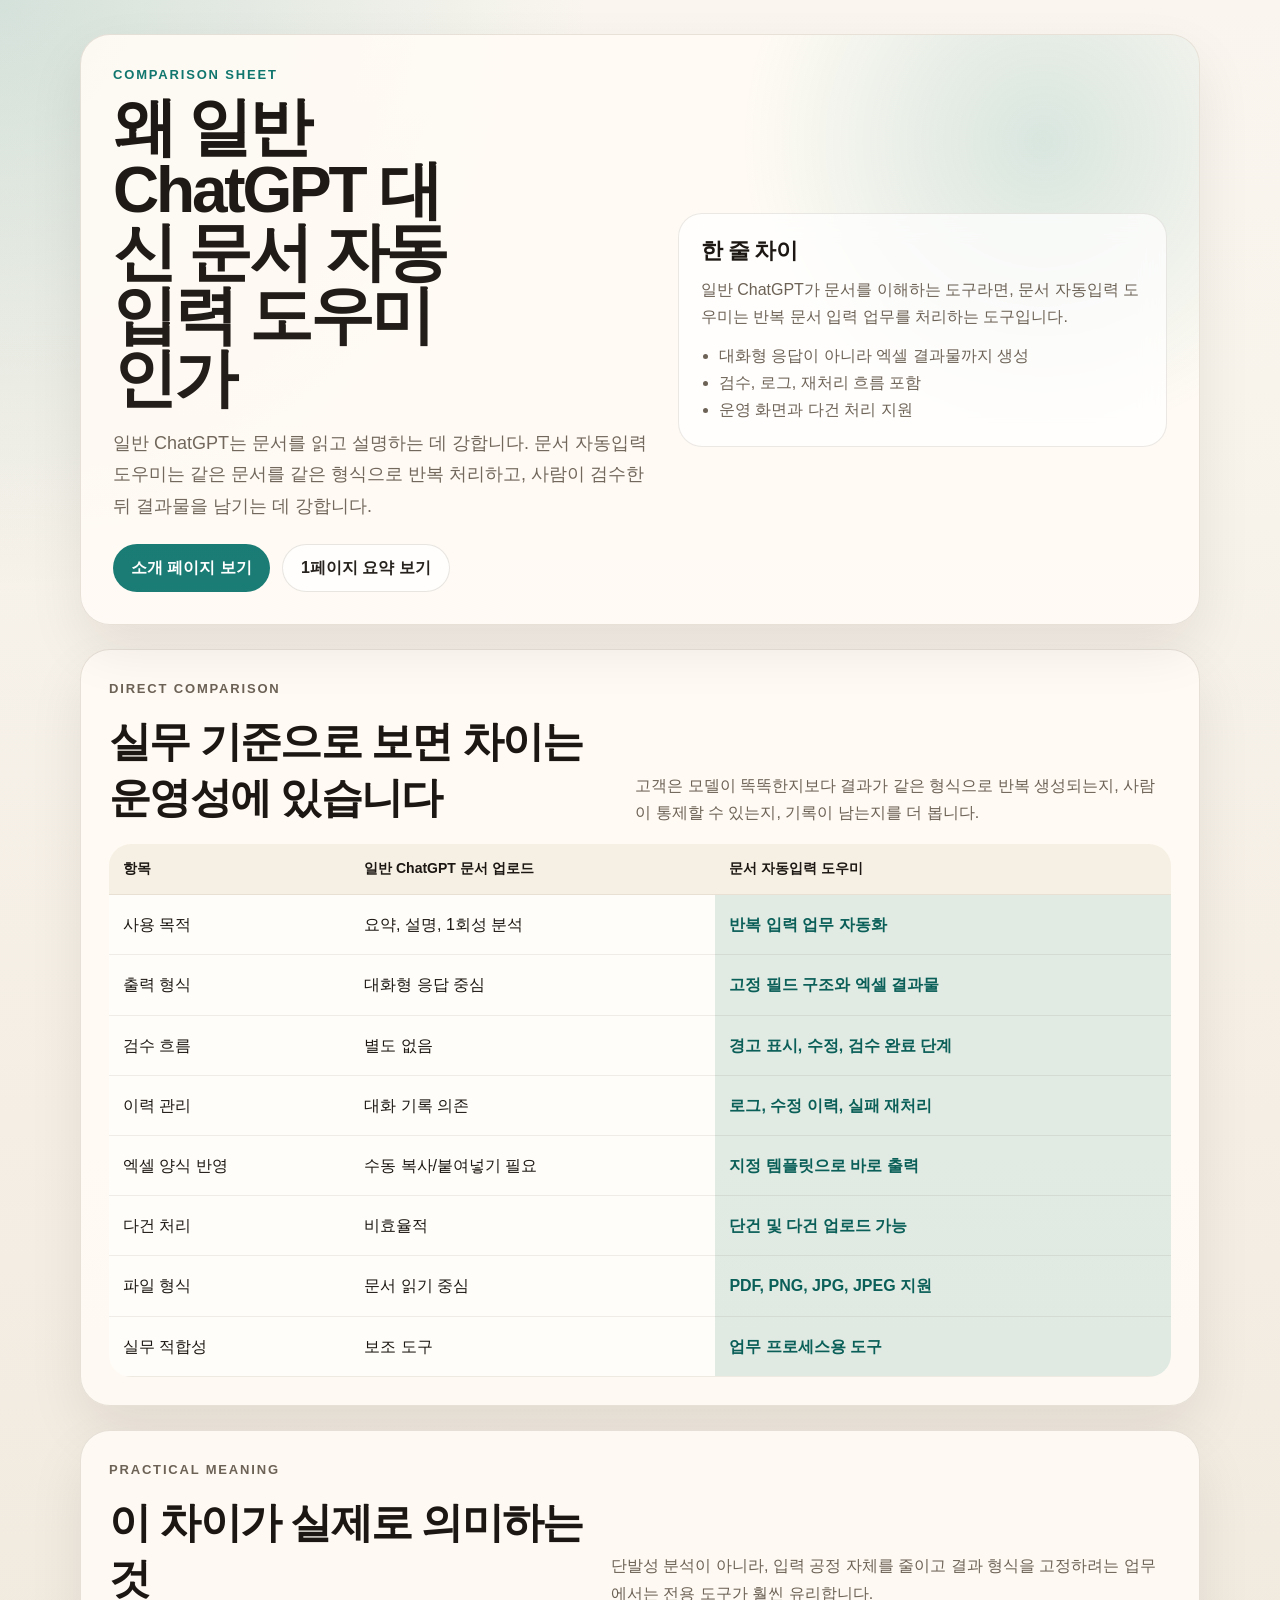
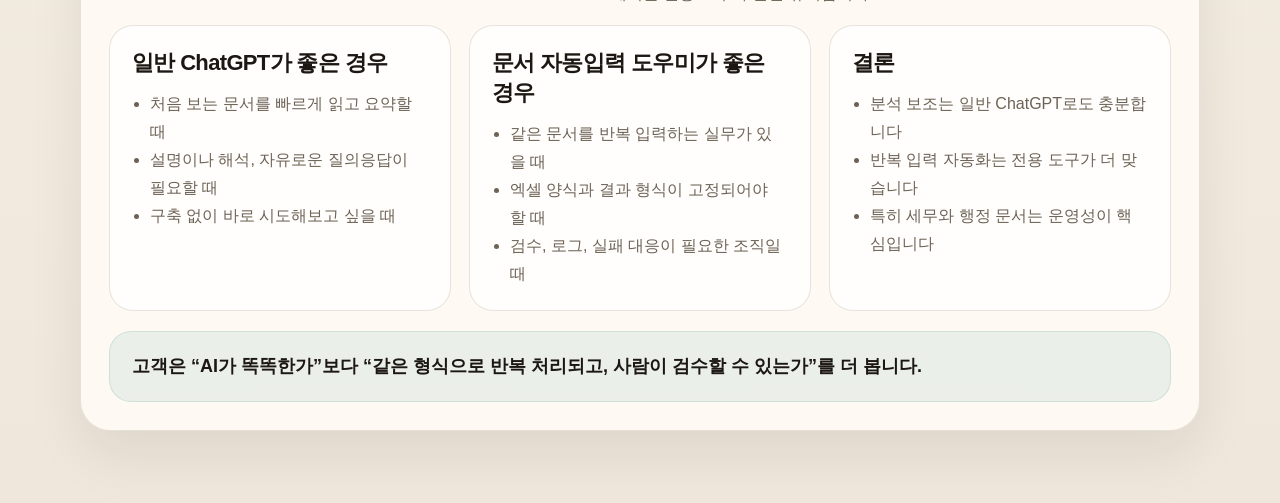
<file: marketing/comparison_page.html>
<!DOCTYPE html>
<html lang="ko">
<head>
  <meta charset="UTF-8">
  <meta name="viewport" content="width=device-width, initial-scale=1.0">
  <title>문서 자동입력 도우미 비교표</title>
  <style>
    :root {
      --bg: #efe7db;
      --surface: rgba(255, 251, 245, 0.92);
      --surface-alt: rgba(255, 255, 255, 0.72);
      --line: rgba(58, 42, 22, 0.12);
      --text: #1c1712;
      --muted: #6d6256;
      --accent: #0f766e;
      --accent-soft: rgba(15, 118, 110, 0.12);
      --shadow: 0 24px 56px rgba(30, 18, 10, 0.08);
    }

    * { box-sizing: border-box; }

    body {
      margin: 0;
      font-family: "Pretendard", "Segoe UI", sans-serif;
      color: var(--text);
      background:
        radial-gradient(circle at top left, rgba(15, 118, 110, 0.16), transparent 24%),
        linear-gradient(180deg, #faf6ef 0%, var(--bg) 100%);
    }

    .page {
      width: min(1120px, calc(100% - 32px));
      margin: 0 auto;
      padding: 34px 0 72px;
    }

    .hero,
    .section {
      border: 1px solid var(--line);
      border-radius: 30px;
      background: var(--surface);
      box-shadow: var(--shadow);
    }

    .hero {
      position: relative;
      overflow: hidden;
      padding: 32px;
      min-height: 360px;
      display: grid;
      grid-template-columns: minmax(0, 1.05fr) minmax(300px, 0.95fr);
      gap: 24px;
      align-items: center;
    }

    .hero::before {
      content: "";
      position: absolute;
      inset: 0;
      background:
        radial-gradient(circle at 86% 18%, rgba(15, 118, 110, 0.16), transparent 28%),
        linear-gradient(180deg, transparent 0%, rgba(255, 255, 255, 0.05) 100%);
      pointer-events: none;
    }

    .eyebrow {
      margin: 0 0 14px;
      color: var(--accent);
      font-size: 13px;
      font-weight: 800;
      letter-spacing: 0.14em;
      text-transform: uppercase;
    }

    h1, h2, h3, p { margin: 0; }

    h1 {
      font-size: clamp(38px, 6vw, 64px);
      line-height: 0.98;
      letter-spacing: -0.05em;
      max-width: 10ch;
    }

    .lead {
      margin-top: 18px;
      max-width: 600px;
      color: var(--muted);
      font-size: 18px;
      line-height: 1.75;
    }

    .hero-card {
      position: relative;
      z-index: 1;
      border: 1px solid rgba(58, 42, 22, 0.1);
      border-radius: 24px;
      background: rgba(255, 255, 255, 0.72);
      padding: 22px;
      backdrop-filter: blur(12px);
    }

    .hero-card h3 {
      font-size: 22px;
      letter-spacing: -0.03em;
      margin-bottom: 10px;
    }

    .hero-card p,
    .hero-card li {
      color: var(--muted);
      line-height: 1.7;
    }

    .hero-card ul {
      margin: 12px 0 0;
      padding-left: 18px;
    }

    .section {
      margin-top: 24px;
      padding: 28px;
    }

    .section-head {
      display: flex;
      justify-content: space-between;
      gap: 20px;
      align-items: end;
      margin-bottom: 18px;
    }

    .section-head p {
      max-width: 560px;
      color: var(--muted);
      line-height: 1.7;
    }

    h2 {
      font-size: clamp(26px, 4vw, 42px);
      letter-spacing: -0.04em;
    }

    table {
      width: 100%;
      border-collapse: collapse;
      overflow: hidden;
      border-radius: 22px;
    }

    th,
    td {
      padding: 16px 14px;
      text-align: left;
      vertical-align: top;
      border-bottom: 1px solid rgba(58, 42, 22, 0.08);
    }

    th {
      background: rgba(246, 239, 227, 0.92);
      font-size: 14px;
    }

    td {
      background: rgba(255, 255, 255, 0.44);
      line-height: 1.7;
    }

    .win {
      background: var(--accent-soft);
      color: #0a5f58;
      font-weight: 800;
    }

    .grid {
      display: grid;
      grid-template-columns: repeat(3, minmax(0, 1fr));
      gap: 18px;
      margin-top: 18px;
    }

    .panel {
      border: 1px solid var(--line);
      border-radius: 24px;
      background: var(--surface-alt);
      padding: 22px;
    }

    .panel h3 {
      font-size: 22px;
      letter-spacing: -0.03em;
      margin-bottom: 12px;
    }

    .panel p,
    .panel li {
      color: var(--muted);
      line-height: 1.75;
    }

    .panel ul {
      margin: 0;
      padding-left: 18px;
    }

    .quote {
      margin-top: 20px;
      padding: 20px 22px;
      border-radius: 22px;
      background: rgba(15, 118, 110, 0.08);
      border: 1px solid rgba(15, 118, 110, 0.12);
      font-size: 18px;
      font-weight: 800;
      line-height: 1.6;
    }

    .actions {
      display: flex;
      flex-wrap: wrap;
      gap: 12px;
      margin-top: 22px;
    }

    .button {
      display: inline-flex;
      align-items: center;
      justify-content: center;
      min-height: 48px;
      padding: 0 18px;
      border-radius: 999px;
      text-decoration: none;
      font-weight: 800;
    }

    .button-primary {
      color: white;
      background: var(--accent);
    }

    .button-secondary {
      color: var(--text);
      border: 1px solid var(--line);
      background: rgba(255, 255, 255, 0.7);
    }

    @media (max-width: 980px) {
      .hero,
      .grid {
        grid-template-columns: 1fr;
      }
    }

    @media (max-width: 720px) {
      .page {
        width: min(100% - 24px, 1120px);
      }

      .hero,
      .section {
        padding: 20px;
      }

      th,
      td {
        padding: 12px;
      }
    }
  </style>
</head>
<body>
  <main class="page">
    <section class="hero">
      <div>
        <p class="eyebrow">Comparison Sheet</p>
        <h1>왜 일반 ChatGPT 대신 문서 자동입력 도우미인가</h1>
        <p class="lead">
          일반 ChatGPT는 문서를 읽고 설명하는 데 강합니다.
          문서 자동입력 도우미는 같은 문서를 같은 형식으로 반복 처리하고,
          사람이 검수한 뒤 결과물을 남기는 데 강합니다.
        </p>
        <div class="actions">
          <a class="button button-primary" href="intro_page.html">소개 페이지 보기</a>
          <a class="button button-secondary" href="onepage_summary.html">1페이지 요약 보기</a>
        </div>
      </div>

      <aside class="hero-card">
        <h3>한 줄 차이</h3>
        <p>
          일반 ChatGPT가 문서를 이해하는 도구라면,
          문서 자동입력 도우미는 반복 문서 입력 업무를 처리하는 도구입니다.
        </p>
        <ul>
          <li>대화형 응답이 아니라 엑셀 결과물까지 생성</li>
          <li>검수, 로그, 재처리 흐름 포함</li>
          <li>운영 화면과 다건 처리 지원</li>
        </ul>
      </aside>
    </section>

    <section class="section">
      <div class="section-head">
        <div>
          <p class="eyebrow">Direct Comparison</p>
          <h2>실무 기준으로 보면 차이는 운영성에 있습니다</h2>
        </div>
        <p>
          고객은 모델이 똑똑한지보다 결과가 같은 형식으로 반복 생성되는지,
          사람이 통제할 수 있는지, 기록이 남는지를 더 봅니다.
        </p>
      </div>

      <table>
        <thead>
          <tr>
            <th>항목</th>
            <th>일반 ChatGPT 문서 업로드</th>
            <th>문서 자동입력 도우미</th>
          </tr>
        </thead>
        <tbody>
          <tr>
            <td>사용 목적</td>
            <td>요약, 설명, 1회성 분석</td>
            <td class="win">반복 입력 업무 자동화</td>
          </tr>
          <tr>
            <td>출력 형식</td>
            <td>대화형 응답 중심</td>
            <td class="win">고정 필드 구조와 엑셀 결과물</td>
          </tr>
          <tr>
            <td>검수 흐름</td>
            <td>별도 없음</td>
            <td class="win">경고 표시, 수정, 검수 완료 단계</td>
          </tr>
          <tr>
            <td>이력 관리</td>
            <td>대화 기록 의존</td>
            <td class="win">로그, 수정 이력, 실패 재처리</td>
          </tr>
          <tr>
            <td>엑셀 양식 반영</td>
            <td>수동 복사/붙여넣기 필요</td>
            <td class="win">지정 템플릿으로 바로 출력</td>
          </tr>
          <tr>
            <td>다건 처리</td>
            <td>비효율적</td>
            <td class="win">단건 및 다건 업로드 가능</td>
          </tr>
          <tr>
            <td>파일 형식</td>
            <td>문서 읽기 중심</td>
            <td class="win">PDF, PNG, JPG, JPEG 지원</td>
          </tr>
          <tr>
            <td>실무 적합성</td>
            <td>보조 도구</td>
            <td class="win">업무 프로세스용 도구</td>
          </tr>
        </tbody>
      </table>
    </section>

    <section class="section">
      <div class="section-head">
        <div>
          <p class="eyebrow">Practical Meaning</p>
          <h2>이 차이가 실제로 의미하는 것</h2>
        </div>
        <p>
          단발성 분석이 아니라, 입력 공정 자체를 줄이고 결과 형식을 고정하려는 업무에서는
          전용 도구가 훨씬 유리합니다.
        </p>
      </div>

      <div class="grid">
        <article class="panel">
          <h3>일반 ChatGPT가 좋은 경우</h3>
          <ul>
            <li>처음 보는 문서를 빠르게 읽고 요약할 때</li>
            <li>설명이나 해석, 자유로운 질의응답이 필요할 때</li>
            <li>구축 없이 바로 시도해보고 싶을 때</li>
          </ul>
        </article>
        <article class="panel">
          <h3>문서 자동입력 도우미가 좋은 경우</h3>
          <ul>
            <li>같은 문서를 반복 입력하는 실무가 있을 때</li>
            <li>엑셀 양식과 결과 형식이 고정되어야 할 때</li>
            <li>검수, 로그, 실패 대응이 필요한 조직일 때</li>
          </ul>
        </article>
        <article class="panel">
          <h3>결론</h3>
          <ul>
            <li>분석 보조는 일반 ChatGPT로도 충분합니다</li>
            <li>반복 입력 자동화는 전용 도구가 더 맞습니다</li>
            <li>특히 세무와 행정 문서는 운영성이 핵심입니다</li>
          </ul>
        </article>
      </div>

      <div class="quote">
        고객은 “AI가 똑똑한가”보다 “같은 형식으로 반복 처리되고, 사람이 검수할 수 있는가”를 더 봅니다.
      </div>
    </section>
  </main>
</body>
</html>
</file>
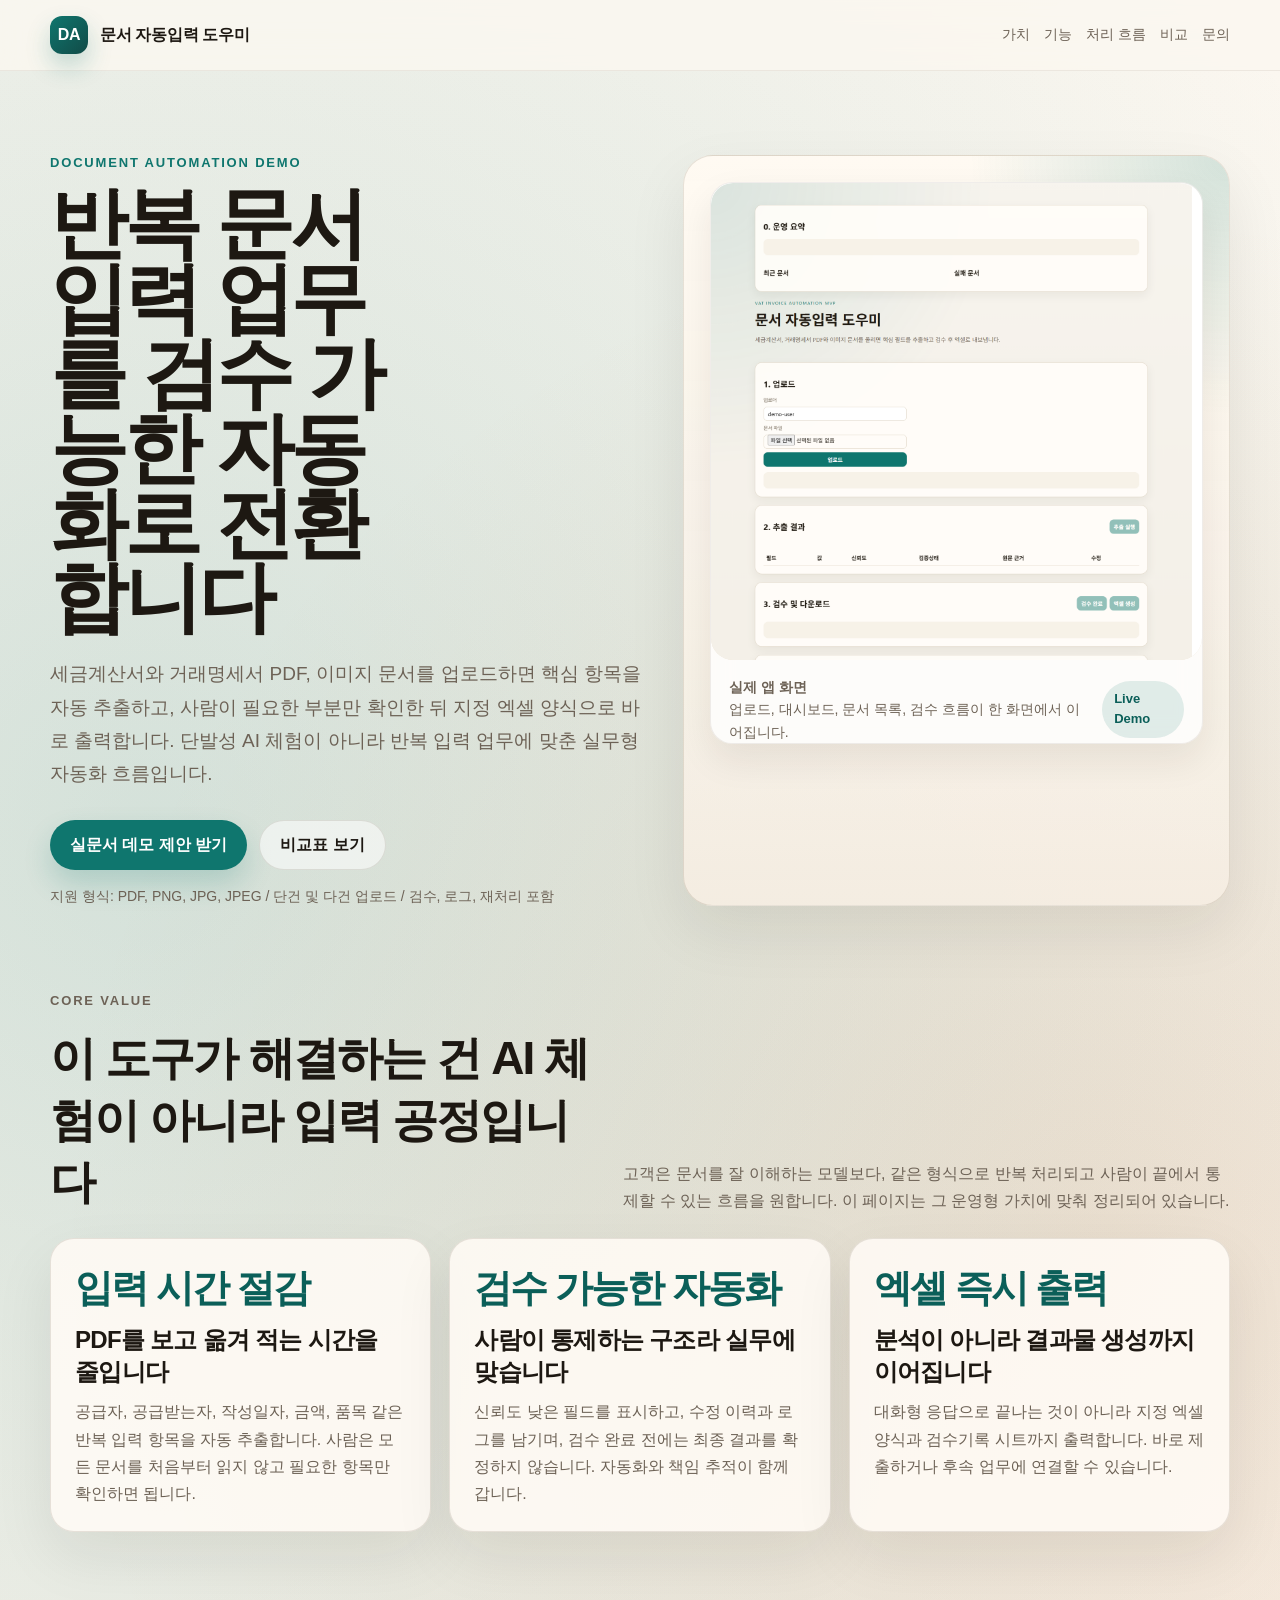
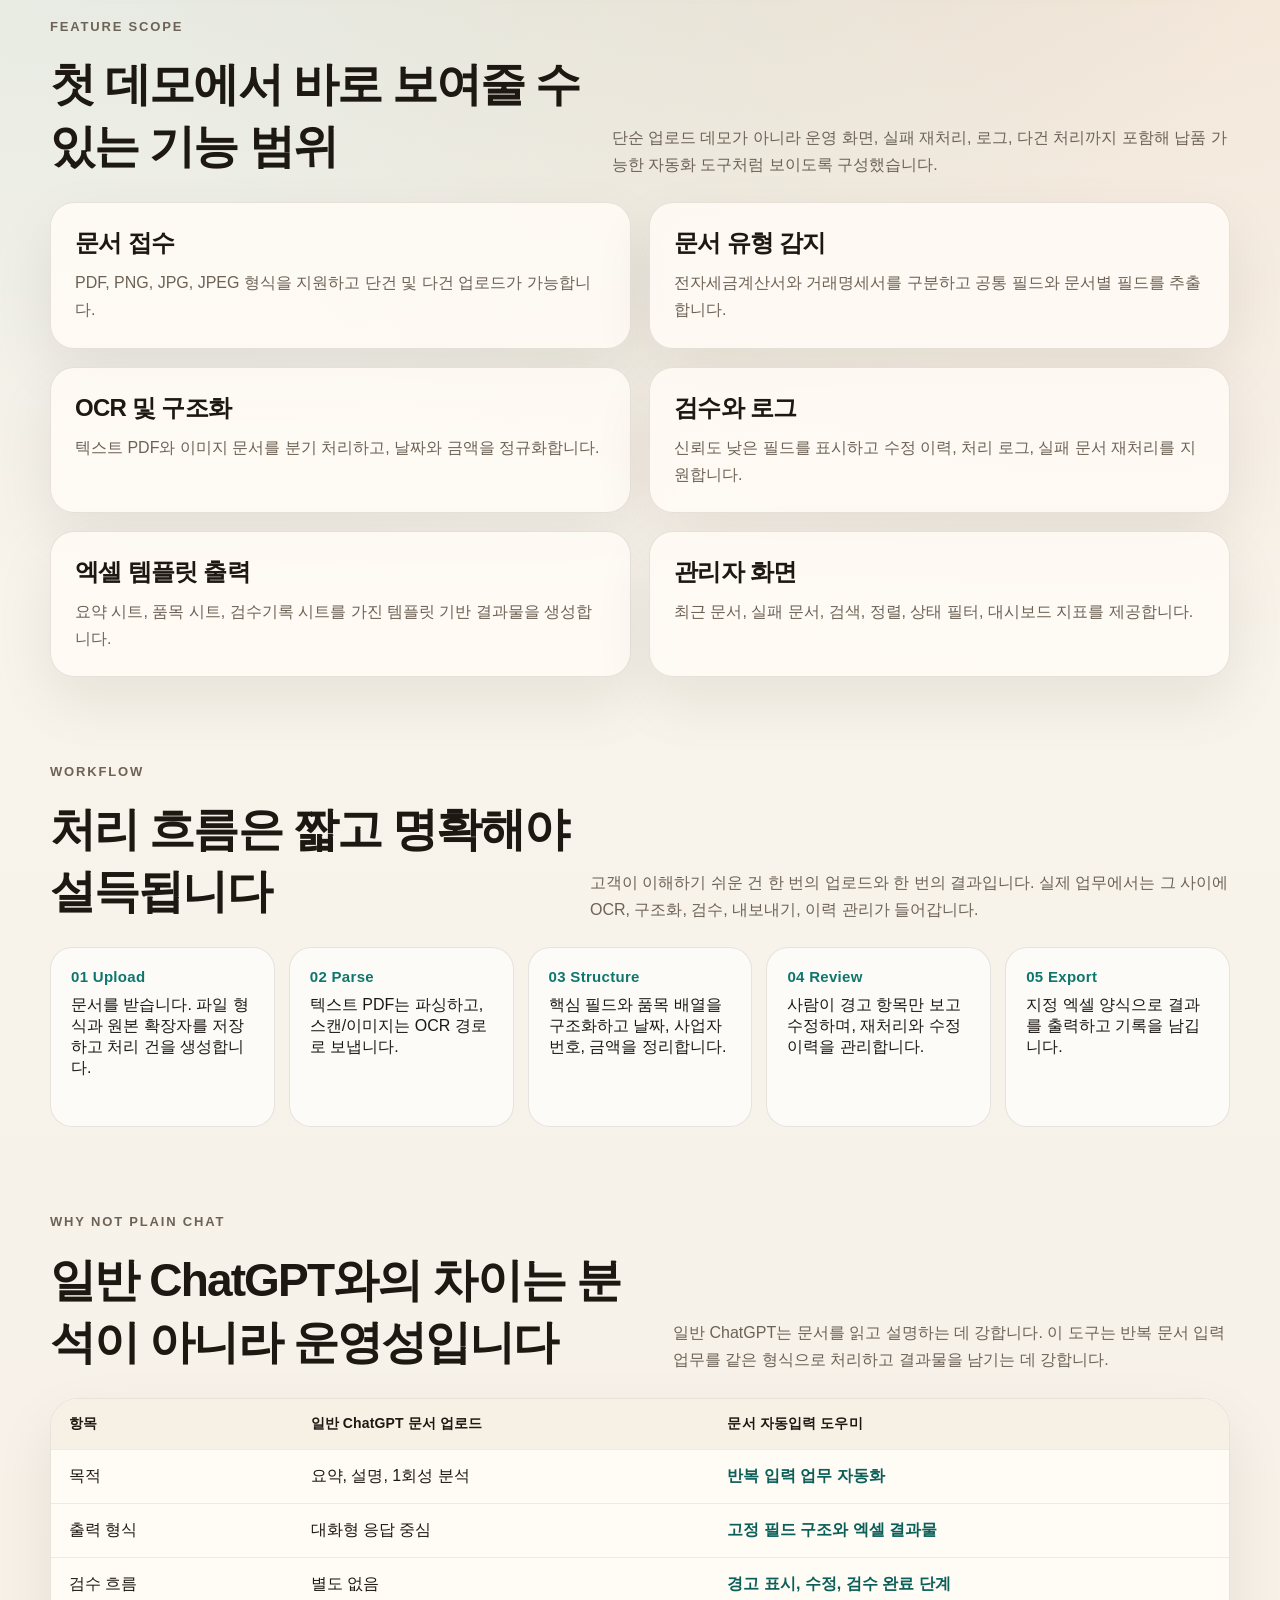
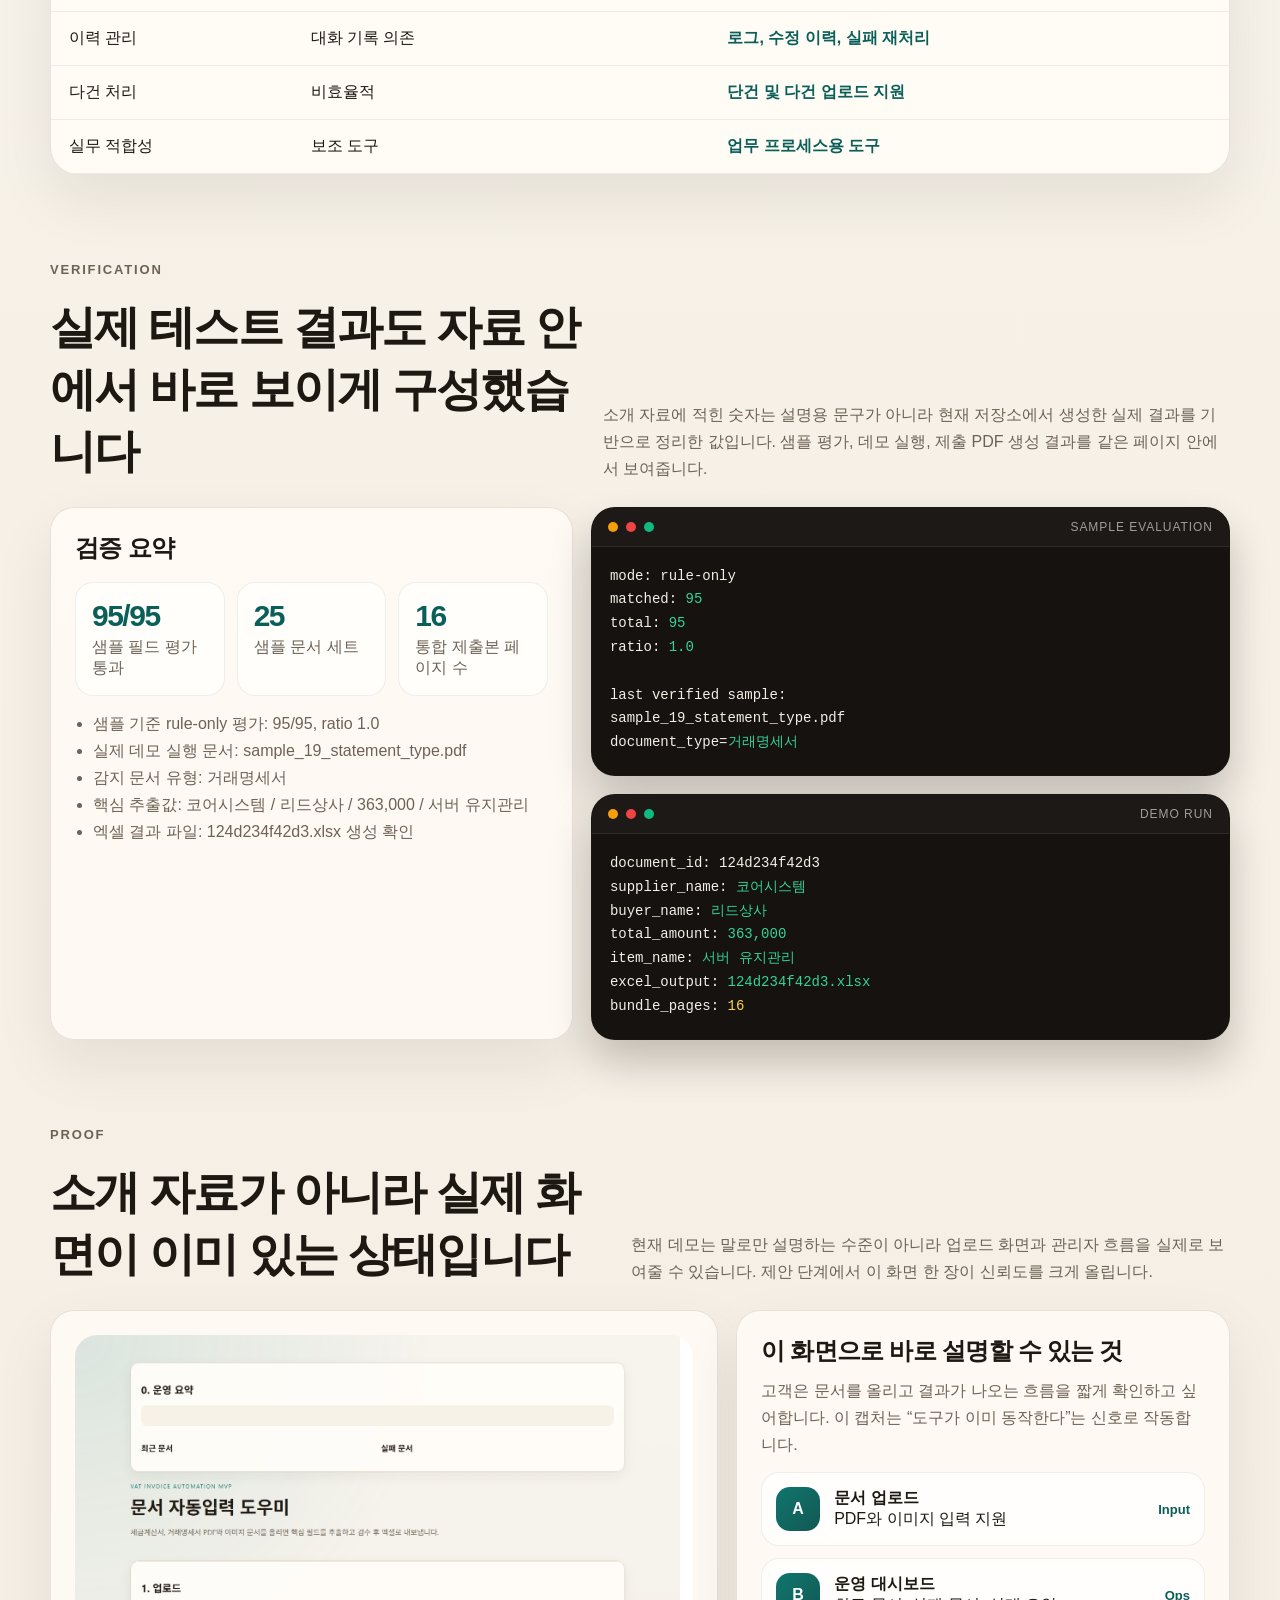
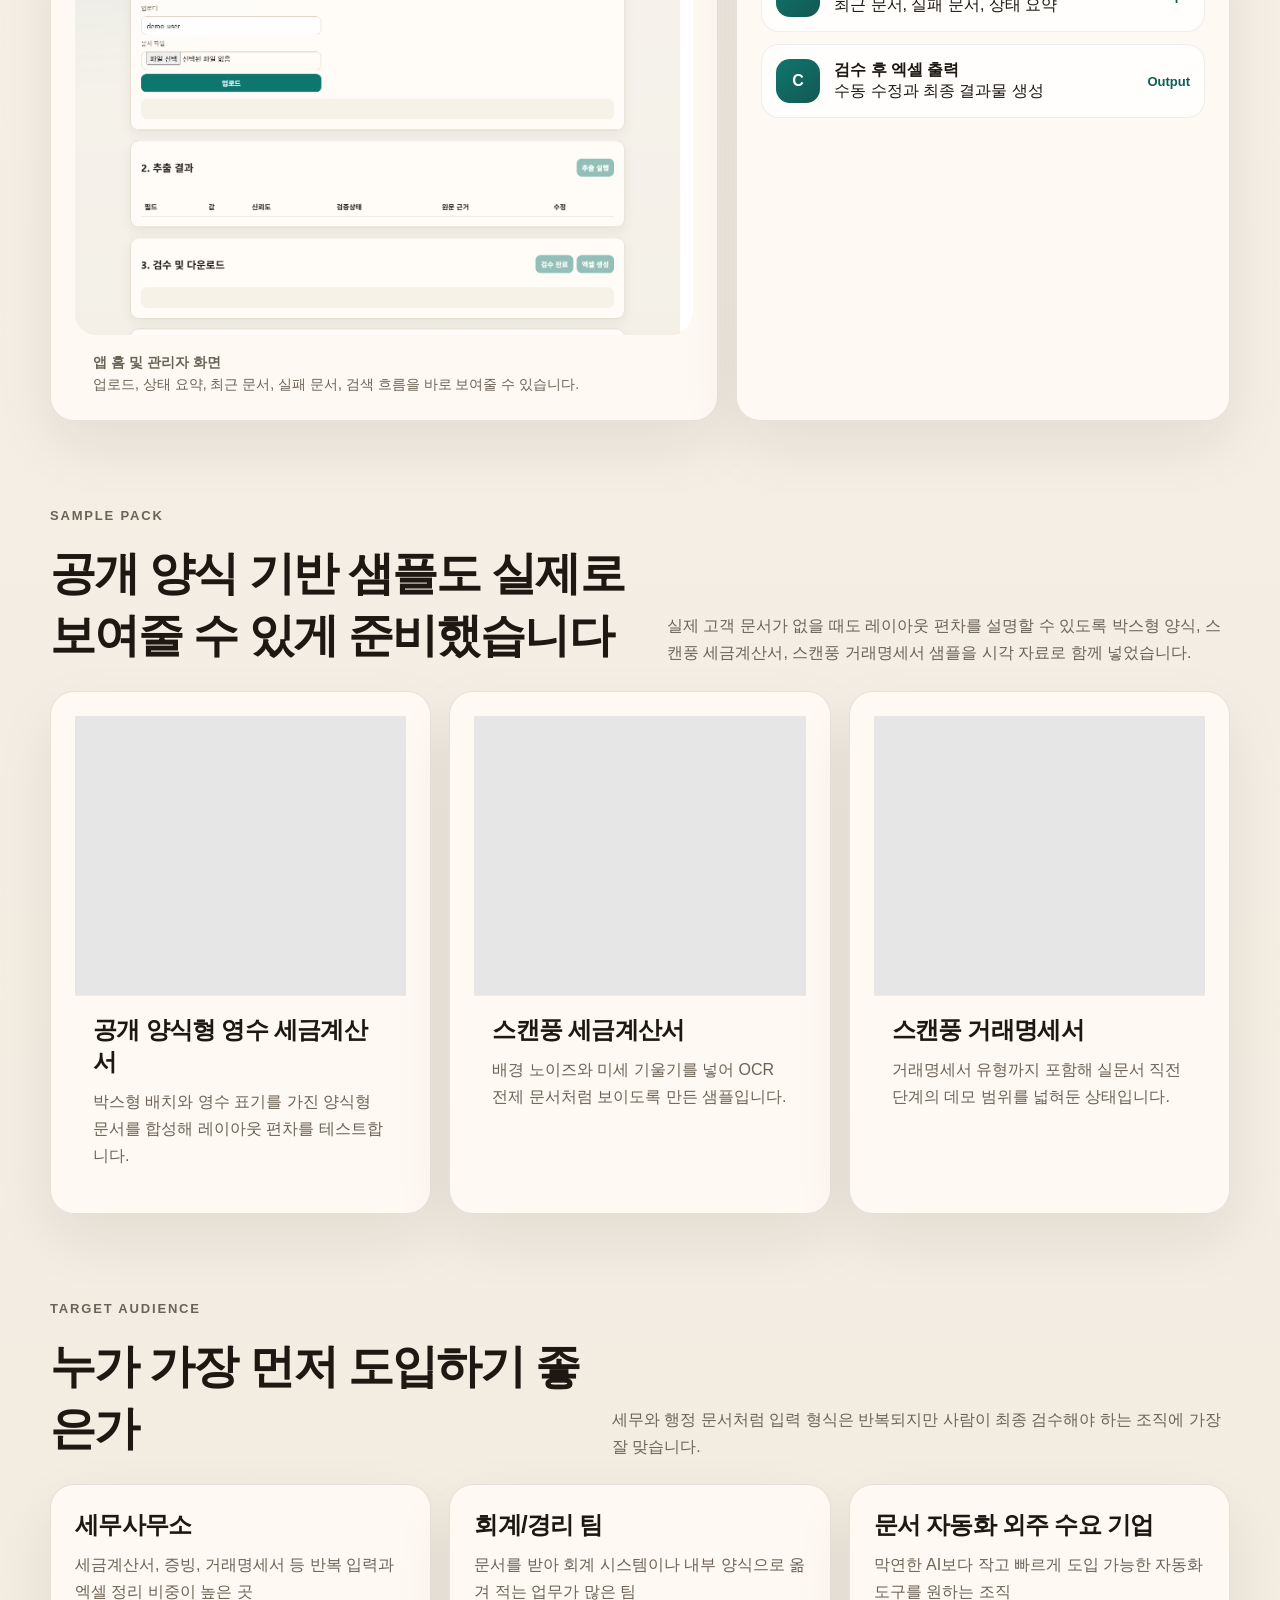
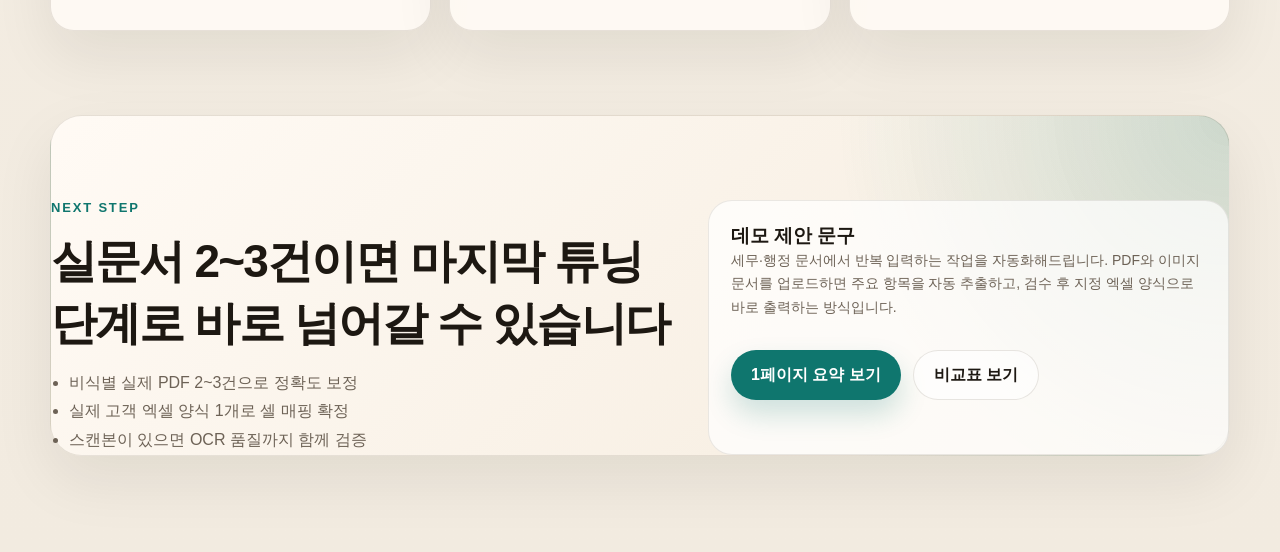
<file: marketing/intro_page.html>
<!DOCTYPE html>
<html lang="ko">
<head>
  <meta charset="UTF-8">
  <meta name="viewport" content="width=device-width, initial-scale=1.0">
  <title>문서 자동입력 도우미 소개</title>
  <style>
    :root {
      --bg: #f2ebe0;
      --surface: rgba(255, 251, 245, 0.88);
      --surface-strong: #fffaf2;
      --line: rgba(64, 48, 29, 0.12);
      --text: #1d1812;
      --muted: #6d6256;
      --accent: #0f766e;
      --accent-deep: #0b5f59;
      --accent-soft: rgba(15, 118, 110, 0.12);
      --warm: #b45309;
      --shadow: 0 24px 60px rgba(30, 20, 10, 0.08);
    }

    * { box-sizing: border-box; }

    html { scroll-behavior: smooth; }

    body {
      margin: 0;
      font-family: "Pretendard", "Segoe UI", sans-serif;
      color: var(--text);
      background:
        radial-gradient(circle at 12% 12%, rgba(15, 118, 110, 0.16), transparent 22%),
        radial-gradient(circle at 86% 18%, rgba(180, 83, 9, 0.12), transparent 18%),
        linear-gradient(180deg, #fbf7f0 0%, var(--bg) 100%);
    }

    a { color: inherit; }

    .topbar {
      position: sticky;
      top: 0;
      z-index: 10;
      backdrop-filter: blur(14px);
      background: rgba(251, 247, 240, 0.84);
      border-bottom: 1px solid rgba(64, 48, 29, 0.08);
    }

    .topbar-inner,
    .content {
      width: min(1180px, calc(100% - 32px));
      margin: 0 auto;
    }

    .topbar-inner {
      display: flex;
      align-items: center;
      justify-content: space-between;
      min-height: 70px;
      gap: 16px;
    }

    .brand {
      display: flex;
      align-items: center;
      gap: 12px;
      font-weight: 800;
      letter-spacing: -0.02em;
    }

    .brand-mark {
      display: inline-flex;
      align-items: center;
      justify-content: center;
      width: 38px;
      height: 38px;
      border-radius: 12px;
      background: linear-gradient(135deg, #0f766e 0%, #124b47 100%);
      color: white;
      box-shadow: 0 12px 24px rgba(15, 118, 110, 0.24);
    }

    .nav {
      display: flex;
      flex-wrap: wrap;
      gap: 14px;
      color: var(--muted);
      font-size: 14px;
    }

    .nav a {
      text-decoration: none;
    }

    .hero {
      min-height: calc(100svh - 70px);
      display: grid;
      align-items: center;
      padding: 42px 0 56px;
    }

    .hero-grid {
      display: grid;
      grid-template-columns: minmax(0, 1.05fr) minmax(320px, 0.95fr);
      gap: 28px;
      align-items: stretch;
    }

    .eyebrow {
      margin: 0 0 16px;
      color: var(--accent);
      font-size: 13px;
      font-weight: 800;
      letter-spacing: 0.14em;
      text-transform: uppercase;
    }

    h1, h2, h3, p { margin: 0; }

    h1 {
      font-size: clamp(44px, 7vw, 78px);
      line-height: 0.96;
      letter-spacing: -0.05em;
      max-width: 8ch;
    }

    .hero-copy {
      margin-top: 22px;
      max-width: 620px;
      font-size: 19px;
      line-height: 1.75;
      color: var(--muted);
    }

    .hero-actions {
      display: flex;
      flex-wrap: wrap;
      gap: 12px;
      margin-top: 30px;
    }

    .button {
      display: inline-flex;
      align-items: center;
      justify-content: center;
      min-height: 50px;
      padding: 0 20px;
      border-radius: 999px;
      text-decoration: none;
      font-weight: 800;
      transition: transform 180ms ease, background-color 180ms ease, border-color 180ms ease;
    }

    .button:hover {
      transform: translateY(-1px);
    }

    .button-primary {
      color: white;
      background: var(--accent);
      box-shadow: 0 14px 28px rgba(15, 118, 110, 0.2);
    }

    .button-primary:hover {
      background: var(--accent-deep);
    }

    .button-secondary {
      color: var(--text);
      background: rgba(255, 255, 255, 0.56);
      border: 1px solid rgba(64, 48, 29, 0.12);
    }

    .hero-note {
      margin-top: 18px;
      color: var(--muted);
      font-size: 14px;
    }

    .hero-panel {
      position: relative;
      overflow: hidden;
      border: 1px solid var(--line);
      border-radius: 30px;
      background: linear-gradient(180deg, rgba(255, 250, 242, 0.98) 0%, rgba(244, 236, 224, 0.92) 100%);
      box-shadow: var(--shadow);
      min-height: 620px;
      padding: 26px;
    }

    .hero-panel::before {
      content: "";
      position: absolute;
      inset: 0;
      background:
        radial-gradient(circle at top right, rgba(15, 118, 110, 0.18), transparent 28%),
        linear-gradient(180deg, transparent 0%, rgba(255, 255, 255, 0.08) 100%);
      pointer-events: none;
    }

    .panel-card {
      position: relative;
      z-index: 1;
      border: 1px solid rgba(64, 48, 29, 0.08);
      border-radius: 22px;
      background: rgba(255, 255, 255, 0.78);
      box-shadow: 0 16px 36px rgba(42, 29, 12, 0.08);
      backdrop-filter: blur(12px);
    }

    .shot-card {
      overflow: hidden;
    }

    .shot-frame {
      position: relative;
      aspect-ratio: 1.03 / 1;
      overflow: hidden;
      border-radius: 22px;
      background: linear-gradient(180deg, rgba(255, 255, 255, 0.95) 0%, rgba(235, 225, 210, 0.92) 100%);
    }

    .shot-frame img {
      width: 100%;
      height: 100%;
      object-fit: cover;
      object-position: top center;
      display: block;
    }

    .shot-caption {
      display: flex;
      justify-content: space-between;
      gap: 12px;
      align-items: center;
      padding: 16px 18px 0;
      color: var(--muted);
      font-size: 14px;
      line-height: 1.6;
    }

    .dashboard {
      padding: 20px;
    }

    .dashboard-head {
      display: flex;
      justify-content: space-between;
      align-items: center;
      gap: 16px;
      margin-bottom: 18px;
    }

    .dashboard-head small,
    .muted {
      color: var(--muted);
    }

    .pill {
      display: inline-flex;
      align-items: center;
      gap: 8px;
      padding: 8px 12px;
      border-radius: 999px;
      background: var(--accent-soft);
      color: var(--accent-deep);
      font-size: 13px;
      font-weight: 700;
    }

    .stats {
      display: grid;
      grid-template-columns: repeat(3, minmax(0, 1fr));
      gap: 12px;
      margin-bottom: 16px;
    }

    .stat {
      padding: 14px;
      border-radius: 18px;
      background: var(--surface-strong);
      border: 1px solid rgba(64, 48, 29, 0.08);
    }

    .stat strong {
      display: block;
      font-size: 28px;
      letter-spacing: -0.04em;
      margin-bottom: 4px;
    }

    .flow {
      margin-top: 14px;
      display: grid;
      gap: 12px;
    }

    .flow-row {
      display: grid;
      grid-template-columns: 44px minmax(0, 1fr) auto;
      gap: 14px;
      align-items: center;
      padding: 14px;
      border-radius: 18px;
      background: rgba(255, 255, 255, 0.76);
      border: 1px solid rgba(64, 48, 29, 0.08);
    }

    .step-badge {
      display: inline-flex;
      align-items: center;
      justify-content: center;
      width: 44px;
      height: 44px;
      border-radius: 14px;
      background: linear-gradient(135deg, #0f766e 0%, #135853 100%);
      color: white;
      font-weight: 800;
    }

    .status {
      font-size: 13px;
      font-weight: 800;
      color: var(--accent-deep);
    }

    .status.warn { color: var(--warm); }

    .content section {
      padding: 84px 0 0;
    }

    .section-head {
      display: flex;
      justify-content: space-between;
      align-items: end;
      gap: 18px;
      margin-bottom: 24px;
    }

    .section-head p {
      max-width: 640px;
      color: var(--muted);
      line-height: 1.7;
    }

    h2 {
      font-size: clamp(28px, 4vw, 46px);
      letter-spacing: -0.04em;
    }

    .value-grid,
    .feature-grid,
    .audience-grid,
    .proof-grid {
      display: grid;
      gap: 18px;
    }

    .value-grid {
      grid-template-columns: repeat(3, minmax(0, 1fr));
    }

    .feature-grid {
      grid-template-columns: repeat(2, minmax(0, 1fr));
    }

    .audience-grid {
      grid-template-columns: repeat(3, minmax(0, 1fr));
    }

    .proof-grid {
      grid-template-columns: minmax(0, 1.15fr) minmax(320px, 0.85fr);
      align-items: stretch;
    }

    .preview-grid {
      display: grid;
      grid-template-columns: repeat(3, minmax(0, 1fr));
      gap: 18px;
    }

    .preview-card {
      overflow: hidden;
      padding: 0;
    }

    .preview-card img {
      width: 100%;
      height: 280px;
      object-fit: cover;
      object-position: top center;
      display: block;
      border-bottom: 1px solid rgba(64, 48, 29, 0.08);
    }

    .preview-copy {
      padding: 18px 18px 20px;
    }

    .result-grid {
      display: grid;
      grid-template-columns: minmax(0, 0.9fr) minmax(0, 1.1fr);
      gap: 18px;
      align-items: stretch;
    }

    .result-stack {
      display: grid;
      gap: 18px;
    }

    .result-list {
      margin: 14px 0 0;
      padding-left: 18px;
      color: var(--muted);
      line-height: 1.8;
    }

    .scoreboard {
      display: grid;
      grid-template-columns: repeat(3, minmax(0, 1fr));
      gap: 12px;
      margin-top: 18px;
    }

    .score {
      padding: 16px;
      border-radius: 18px;
      background: rgba(255, 255, 255, 0.68);
      border: 1px solid rgba(64, 48, 29, 0.08);
    }

    .score strong {
      display: block;
      font-size: 30px;
      letter-spacing: -0.05em;
      color: var(--accent-deep);
      margin-bottom: 4px;
    }

    .terminal {
      border: 1px solid rgba(64, 48, 29, 0.12);
      border-radius: 24px;
      background: #15120f;
      color: #f3eee6;
      overflow: hidden;
      box-shadow: 0 22px 40px rgba(15, 10, 5, 0.22);
    }

    .terminal-top {
      display: flex;
      align-items: center;
      gap: 8px;
      padding: 12px 16px;
      border-bottom: 1px solid rgba(255, 255, 255, 0.08);
      background: rgba(255, 255, 255, 0.03);
    }

    .dot {
      width: 10px;
      height: 10px;
      border-radius: 999px;
      background: #f59e0b;
    }

    .dot:nth-child(2) { background: #ef4444; }
    .dot:nth-child(3) { background: #10b981; }

    .terminal-title {
      margin-left: auto;
      color: rgba(243, 238, 230, 0.62);
      font-size: 12px;
      letter-spacing: 0.08em;
      text-transform: uppercase;
    }

    .terminal-body {
      padding: 18px 18px 20px;
      font-family: "Consolas", "SFMono-Regular", monospace;
      font-size: 14px;
      line-height: 1.7;
      white-space: pre-wrap;
    }

    .ok { color: #34d399; }
    .note { color: #fcd34d; }

    .panel {
      border: 1px solid var(--line);
      border-radius: 24px;
      background: var(--surface);
      box-shadow: var(--shadow);
      padding: 24px;
    }

    .panel h3 {
      font-size: 24px;
      letter-spacing: -0.03em;
      margin-bottom: 10px;
    }

    .panel p,
    .panel li {
      color: var(--muted);
      line-height: 1.7;
    }

    .metric {
      font-size: 38px;
      letter-spacing: -0.05em;
      color: var(--accent-deep);
      margin-bottom: 10px;
      font-weight: 800;
    }

    .workflow-strip {
      display: grid;
      grid-template-columns: repeat(5, minmax(0, 1fr));
      gap: 14px;
    }

    .workflow-step {
      padding: 20px;
      border-radius: 22px;
      border: 1px solid var(--line);
      background: rgba(255, 255, 255, 0.66);
      min-height: 180px;
    }

    .workflow-step strong {
      display: block;
      margin-bottom: 10px;
      font-size: 15px;
      color: var(--accent);
      letter-spacing: 0.02em;
    }

    .compare-shell {
      border: 1px solid var(--line);
      border-radius: 28px;
      background: rgba(255, 252, 247, 0.9);
      box-shadow: var(--shadow);
      overflow: hidden;
    }

    table {
      width: 100%;
      border-collapse: collapse;
    }

    th,
    td {
      padding: 16px 18px;
      text-align: left;
      vertical-align: top;
      border-bottom: 1px solid rgba(64, 48, 29, 0.08);
    }

    th {
      background: rgba(247, 240, 228, 0.92);
      font-size: 14px;
      letter-spacing: 0.01em;
    }

    td strong {
      color: var(--accent-deep);
    }

    .cta {
      margin: 84px 0 96px;
      border: 1px solid var(--line);
      border-radius: 32px;
      background:
        radial-gradient(circle at top right, rgba(15, 118, 110, 0.18), transparent 32%),
        linear-gradient(135deg, rgba(255, 251, 245, 0.94) 0%, rgba(244, 235, 220, 0.94) 100%);
      padding: 32px;
      box-shadow: var(--shadow);
    }

    .cta-grid {
      display: grid;
      grid-template-columns: minmax(0, 1.1fr) minmax(280px, 0.9fr);
      gap: 20px;
    }

    .cta ul {
      margin: 14px 0 0;
      padding-left: 18px;
      color: var(--muted);
      line-height: 1.8;
    }

    .aside-card {
      border: 1px solid rgba(64, 48, 29, 0.1);
      border-radius: 24px;
      background: rgba(255, 255, 255, 0.72);
      padding: 22px;
    }

    .micro {
      color: var(--muted);
      font-size: 14px;
      line-height: 1.7;
    }

    @media (max-width: 1100px) {
      .hero-grid,
      .cta-grid,
      .value-grid,
      .audience-grid,
      .workflow-strip,
      .feature-grid,
      .proof-grid,
      .result-grid,
      .scoreboard,
      .preview-grid {
        grid-template-columns: 1fr;
      }

      .hero {
        min-height: auto;
      }
    }

    @media (max-width: 760px) {
      .topbar-inner {
        min-height: 62px;
      }

      .nav {
        display: none;
      }

      .content,
      .topbar-inner {
        width: min(100% - 24px, 1180px);
      }

      .hero-panel,
      .panel,
      .cta {
        padding: 20px;
      }

      .stats {
        grid-template-columns: 1fr;
      }

      .flow-row {
        grid-template-columns: 1fr;
      }

      th,
      td {
        padding: 12px;
      }
    }
  </style>
</head>
<body>
  <header class="topbar">
    <div class="topbar-inner">
      <div class="brand">
        <span class="brand-mark">DA</span>
        <span>문서 자동입력 도우미</span>
      </div>
      <nav class="nav">
        <a href="#value">가치</a>
        <a href="#features">기능</a>
        <a href="#workflow">처리 흐름</a>
        <a href="#compare">비교</a>
        <a href="#cta">문의</a>
      </nav>
    </div>
  </header>

  <main class="content">
    <section class="hero" id="top">
      <div class="hero-grid">
        <div>
          <p class="eyebrow">Document Automation Demo</p>
          <h1>반복 문서 입력 업무를 검수 가능한 자동화로 전환합니다</h1>
          <p class="hero-copy">
            세금계산서와 거래명세서 PDF, 이미지 문서를 업로드하면 핵심 항목을 자동 추출하고,
            사람이 필요한 부분만 확인한 뒤 지정 엑셀 양식으로 바로 출력합니다.
            단발성 AI 체험이 아니라 반복 입력 업무에 맞춘 실무형 자동화 흐름입니다.
          </p>
          <div class="hero-actions">
            <a class="button button-primary" href="#cta">실문서 데모 제안 받기</a>
            <a class="button button-secondary" href="comparison_page.html">비교표 보기</a>
          </div>
          <p class="hero-note">
            지원 형식: PDF, PNG, JPG, JPEG / 단건 및 다건 업로드 / 검수, 로그, 재처리 포함
          </p>
        </div>

        <div class="hero-panel">
          <div class="panel-card shot-card">
            <div class="shot-frame">
              <img src="assets/app_home.png" alt="문서 자동입력 도우미 앱 홈 화면">
            </div>
            <div class="shot-caption">
              <div>
                <strong>실제 앱 화면</strong><br>
                업로드, 대시보드, 문서 목록, 검수 흐름이 한 화면에서 이어집니다.
              </div>
              <span class="pill">Live Demo</span>
            </div>
          </div>
        </div>
      </div>
    </section>

    <section id="value">
      <div class="section-head">
        <div>
          <p class="eyebrow">Core Value</p>
          <h2>이 도구가 해결하는 건 AI 체험이 아니라 입력 공정입니다</h2>
        </div>
        <p>
          고객은 문서를 잘 이해하는 모델보다, 같은 형식으로 반복 처리되고 사람이 끝에서 통제할 수 있는 흐름을 원합니다.
          이 페이지는 그 운영형 가치에 맞춰 정리되어 있습니다.
        </p>
      </div>

      <div class="value-grid">
        <article class="panel">
          <div class="metric">입력 시간 절감</div>
          <h3>PDF를 보고 옮겨 적는 시간을 줄입니다</h3>
          <p>
            공급자, 공급받는자, 작성일자, 금액, 품목 같은 반복 입력 항목을 자동 추출합니다.
            사람은 모든 문서를 처음부터 읽지 않고 필요한 항목만 확인하면 됩니다.
          </p>
        </article>
        <article class="panel">
          <div class="metric">검수 가능한 자동화</div>
          <h3>사람이 통제하는 구조라 실무에 맞습니다</h3>
          <p>
            신뢰도 낮은 필드를 표시하고, 수정 이력과 로그를 남기며, 검수 완료 전에는 최종 결과를 확정하지 않습니다.
            자동화와 책임 추적이 함께 갑니다.
          </p>
        </article>
        <article class="panel">
          <div class="metric">엑셀 즉시 출력</div>
          <h3>분석이 아니라 결과물 생성까지 이어집니다</h3>
          <p>
            대화형 응답으로 끝나는 것이 아니라 지정 엑셀 양식과 검수기록 시트까지 출력합니다.
            바로 제출하거나 후속 업무에 연결할 수 있습니다.
          </p>
        </article>
      </div>
    </section>

    <section id="features">
      <div class="section-head">
        <div>
          <p class="eyebrow">Feature Scope</p>
          <h2>첫 데모에서 바로 보여줄 수 있는 기능 범위</h2>
        </div>
        <p>
          단순 업로드 데모가 아니라 운영 화면, 실패 재처리, 로그, 다건 처리까지 포함해
          납품 가능한 자동화 도구처럼 보이도록 구성했습니다.
        </p>
      </div>

      <div class="feature-grid">
        <article class="panel">
          <h3>문서 접수</h3>
          <p>PDF, PNG, JPG, JPEG 형식을 지원하고 단건 및 다건 업로드가 가능합니다.</p>
        </article>
        <article class="panel">
          <h3>문서 유형 감지</h3>
          <p>전자세금계산서와 거래명세서를 구분하고 공통 필드와 문서별 필드를 추출합니다.</p>
        </article>
        <article class="panel">
          <h3>OCR 및 구조화</h3>
          <p>텍스트 PDF와 이미지 문서를 분기 처리하고, 날짜와 금액을 정규화합니다.</p>
        </article>
        <article class="panel">
          <h3>검수와 로그</h3>
          <p>신뢰도 낮은 필드를 표시하고 수정 이력, 처리 로그, 실패 문서 재처리를 지원합니다.</p>
        </article>
        <article class="panel">
          <h3>엑셀 템플릿 출력</h3>
          <p>요약 시트, 품목 시트, 검수기록 시트를 가진 템플릿 기반 결과물을 생성합니다.</p>
        </article>
        <article class="panel">
          <h3>관리자 화면</h3>
          <p>최근 문서, 실패 문서, 검색, 정렬, 상태 필터, 대시보드 지표를 제공합니다.</p>
        </article>
      </div>
    </section>

    <section id="workflow">
      <div class="section-head">
        <div>
          <p class="eyebrow">Workflow</p>
          <h2>처리 흐름은 짧고 명확해야 설득됩니다</h2>
        </div>
        <p>
          고객이 이해하기 쉬운 건 한 번의 업로드와 한 번의 결과입니다.
          실제 업무에서는 그 사이에 OCR, 구조화, 검수, 내보내기, 이력 관리가 들어갑니다.
        </p>
      </div>

      <div class="workflow-strip">
        <article class="workflow-step">
          <strong>01 Upload</strong>
          문서를 받습니다. 파일 형식과 원본 확장자를 저장하고 처리 건을 생성합니다.
        </article>
        <article class="workflow-step">
          <strong>02 Parse</strong>
          텍스트 PDF는 파싱하고, 스캔/이미지는 OCR 경로로 보냅니다.
        </article>
        <article class="workflow-step">
          <strong>03 Structure</strong>
          핵심 필드와 품목 배열을 구조화하고 날짜, 사업자번호, 금액을 정리합니다.
        </article>
        <article class="workflow-step">
          <strong>04 Review</strong>
          사람이 경고 항목만 보고 수정하며, 재처리와 수정 이력을 관리합니다.
        </article>
        <article class="workflow-step">
          <strong>05 Export</strong>
          지정 엑셀 양식으로 결과를 출력하고 기록을 남깁니다.
        </article>
      </div>
    </section>

    <section id="compare">
      <div class="section-head">
        <div>
          <p class="eyebrow">Why Not Plain Chat</p>
          <h2>일반 ChatGPT와의 차이는 분석이 아니라 운영성입니다</h2>
        </div>
        <p>
          일반 ChatGPT는 문서를 읽고 설명하는 데 강합니다.
          이 도구는 반복 문서 입력 업무를 같은 형식으로 처리하고 결과물을 남기는 데 강합니다.
        </p>
      </div>

      <div class="compare-shell">
        <table>
          <thead>
            <tr>
              <th>항목</th>
              <th>일반 ChatGPT 문서 업로드</th>
              <th>문서 자동입력 도우미</th>
            </tr>
          </thead>
          <tbody>
            <tr>
              <td>목적</td>
              <td>요약, 설명, 1회성 분석</td>
              <td><strong>반복 입력 업무 자동화</strong></td>
            </tr>
            <tr>
              <td>출력 형식</td>
              <td>대화형 응답 중심</td>
              <td><strong>고정 필드 구조와 엑셀 결과물</strong></td>
            </tr>
            <tr>
              <td>검수 흐름</td>
              <td>별도 없음</td>
              <td><strong>경고 표시, 수정, 검수 완료 단계</strong></td>
            </tr>
            <tr>
              <td>이력 관리</td>
              <td>대화 기록 의존</td>
              <td><strong>로그, 수정 이력, 실패 재처리</strong></td>
            </tr>
            <tr>
              <td>다건 처리</td>
              <td>비효율적</td>
              <td><strong>단건 및 다건 업로드 지원</strong></td>
            </tr>
            <tr>
              <td>실무 적합성</td>
              <td>보조 도구</td>
              <td><strong>업무 프로세스용 도구</strong></td>
            </tr>
          </tbody>
        </table>
      </div>
    </section>

    <section>
      <div class="section-head">
        <div>
          <p class="eyebrow">Verification</p>
          <h2>실제 테스트 결과도 자료 안에서 바로 보이게 구성했습니다</h2>
        </div>
        <p>
          소개 자료에 적힌 숫자는 설명용 문구가 아니라 현재 저장소에서 생성한 실제 결과를 기반으로 정리한 값입니다.
          샘플 평가, 데모 실행, 제출 PDF 생성 결과를 같은 페이지 안에서 보여줍니다.
        </p>
      </div>

      <div class="result-grid">
        <article class="panel">
          <h3>검증 요약</h3>
          <div class="scoreboard">
            <div class="score">
              <strong>95/95</strong>
              <span class="muted">샘플 필드 평가 통과</span>
            </div>
            <div class="score">
              <strong>25</strong>
              <span class="muted">샘플 문서 세트</span>
            </div>
            <div class="score">
              <strong>16</strong>
              <span class="muted">통합 제출본 페이지 수</span>
            </div>
          </div>
          <ul class="result-list">
            <li>샘플 기준 rule-only 평가: 95/95, ratio 1.0</li>
            <li>실제 데모 실행 문서: sample_19_statement_type.pdf</li>
            <li>감지 문서 유형: 거래명세서</li>
            <li>핵심 추출값: 코어시스템 / 리드상사 / 363,000 / 서버 유지관리</li>
            <li>엑셀 결과 파일: 124d234f42d3.xlsx 생성 확인</li>
          </ul>
        </article>

        <div class="result-stack">
          <article class="terminal">
            <div class="terminal-top">
              <span class="dot"></span>
              <span class="dot"></span>
              <span class="dot"></span>
              <span class="terminal-title">sample evaluation</span>
            </div>
            <div class="terminal-body">mode: rule-only
matched: <span class="ok">95</span>
total: <span class="ok">95</span>
ratio: <span class="ok">1.0</span>

last verified sample:
sample_19_statement_type.pdf
document_type=<span class="ok">거래명세서</span></div>
          </article>

          <article class="terminal">
            <div class="terminal-top">
              <span class="dot"></span>
              <span class="dot"></span>
              <span class="dot"></span>
              <span class="terminal-title">demo run</span>
            </div>
            <div class="terminal-body">document_id: 124d234f42d3
supplier_name: <span class="ok">코어시스템</span>
buyer_name: <span class="ok">리드상사</span>
total_amount: <span class="ok">363,000</span>
item_name: <span class="ok">서버 유지관리</span>
excel_output: <span class="ok">124d234f42d3.xlsx</span>
bundle_pages: <span class="note">16</span></div>
          </article>
        </div>
      </div>
    </section>

    <section>
      <div class="section-head">
        <div>
          <p class="eyebrow">Proof</p>
          <h2>소개 자료가 아니라 실제 화면이 이미 있는 상태입니다</h2>
        </div>
        <p>
          현재 데모는 말로만 설명하는 수준이 아니라 업로드 화면과 관리자 흐름을 실제로 보여줄 수 있습니다.
          제안 단계에서 이 화면 한 장이 신뢰도를 크게 올립니다.
        </p>
      </div>

      <div class="proof-grid">
        <article class="panel shot-card">
          <div class="shot-frame">
            <img src="assets/app_home.png" alt="문서 자동입력 도우미 관리자 화면 캡처">
          </div>
          <div class="shot-caption">
            <div>
              <strong>앱 홈 및 관리자 화면</strong><br>
              업로드, 상태 요약, 최근 문서, 실패 문서, 검색 흐름을 바로 보여줄 수 있습니다.
            </div>
          </div>
        </article>

        <article class="panel">
          <h3>이 화면으로 바로 설명할 수 있는 것</h3>
          <p>
            고객은 문서를 올리고 결과가 나오는 흐름을 짧게 확인하고 싶어합니다.
            이 캡처는 “도구가 이미 동작한다”는 신호로 작동합니다.
          </p>
          <div class="flow">
            <div class="flow-row">
              <span class="step-badge">A</span>
              <div>
                <strong>문서 업로드</strong><br>
                PDF와 이미지 입력 지원
              </div>
              <span class="status">Input</span>
            </div>
            <div class="flow-row">
              <span class="step-badge">B</span>
              <div>
                <strong>운영 대시보드</strong><br>
                최근 문서, 실패 문서, 상태 요약
              </div>
              <span class="status">Ops</span>
            </div>
            <div class="flow-row">
              <span class="step-badge">C</span>
              <div>
                <strong>검수 후 엑셀 출력</strong><br>
                수동 수정과 최종 결과물 생성
              </div>
              <span class="status">Output</span>
            </div>
          </div>
        </article>
      </div>
    </section>

    <section>
      <div class="section-head">
        <div>
          <p class="eyebrow">Sample Pack</p>
          <h2>공개 양식 기반 샘플도 실제로 보여줄 수 있게 준비했습니다</h2>
        </div>
        <p>
          실제 고객 문서가 없을 때도 레이아웃 편차를 설명할 수 있도록 박스형 양식, 스캔풍 세금계산서,
          스캔풍 거래명세서 샘플을 시각 자료로 함께 넣었습니다.
        </p>
      </div>

      <div class="preview-grid">
        <article class="panel preview-card">
          <img src="assets/sample_20_preview.png" alt="공개 양식형 영수 세금계산서 샘플">
          <div class="preview-copy">
            <h3>공개 양식형 영수 세금계산서</h3>
            <p>박스형 배치와 영수 표기를 가진 양식형 문서를 합성해 레이아웃 편차를 테스트합니다.</p>
          </div>
        </article>
        <article class="panel preview-card">
          <img src="assets/sample_24_preview.png" alt="스캔풍 세금계산서 샘플">
          <div class="preview-copy">
            <h3>스캔풍 세금계산서</h3>
            <p>배경 노이즈와 미세 기울기를 넣어 OCR 전제 문서처럼 보이도록 만든 샘플입니다.</p>
          </div>
        </article>
        <article class="panel preview-card">
          <img src="assets/sample_25_preview.png" alt="스캔풍 거래명세서 샘플">
          <div class="preview-copy">
            <h3>스캔풍 거래명세서</h3>
            <p>거래명세서 유형까지 포함해 실문서 직전 단계의 데모 범위를 넓혀둔 상태입니다.</p>
          </div>
        </article>
      </div>
    </section>

    <section>
      <div class="section-head">
        <div>
          <p class="eyebrow">Target Audience</p>
          <h2>누가 가장 먼저 도입하기 좋은가</h2>
        </div>
        <p>
          세무와 행정 문서처럼 입력 형식은 반복되지만 사람이 최종 검수해야 하는 조직에 가장 잘 맞습니다.
        </p>
      </div>

      <div class="audience-grid">
        <article class="panel">
          <h3>세무사무소</h3>
          <p>세금계산서, 증빙, 거래명세서 등 반복 입력과 엑셀 정리 비중이 높은 곳</p>
        </article>
        <article class="panel">
          <h3>회계/경리 팀</h3>
          <p>문서를 받아 회계 시스템이나 내부 양식으로 옮겨 적는 업무가 많은 팀</p>
        </article>
        <article class="panel">
          <h3>문서 자동화 외주 수요 기업</h3>
          <p>막연한 AI보다 작고 빠르게 도입 가능한 자동화 도구를 원하는 조직</p>
        </article>
      </div>
    </section>

    <section class="cta" id="cta">
      <div class="cta-grid">
        <div>
          <p class="eyebrow">Next Step</p>
          <h2>실문서 2~3건이면 마지막 튜닝 단계로 바로 넘어갈 수 있습니다</h2>
          <ul>
            <li>비식별 실제 PDF 2~3건으로 정확도 보정</li>
            <li>실제 고객 엑셀 양식 1개로 셀 매핑 확정</li>
            <li>스캔본이 있으면 OCR 품질까지 함께 검증</li>
          </ul>
        </div>
        <aside class="aside-card">
          <h3>데모 제안 문구</h3>
          <p class="micro">
            세무·행정 문서에서 반복 입력하는 작업을 자동화해드립니다.
            PDF와 이미지 문서를 업로드하면 주요 항목을 자동 추출하고,
            검수 후 지정 엑셀 양식으로 바로 출력하는 방식입니다.
          </p>
          <div class="hero-actions">
            <a class="button button-primary" href="onepage_summary.html">1페이지 요약 보기</a>
            <a class="button button-secondary" href="comparison_page.html">비교표 보기</a>
          </div>
        </aside>
      </div>
    </section>
  </main>
</body>
</html>
</file>
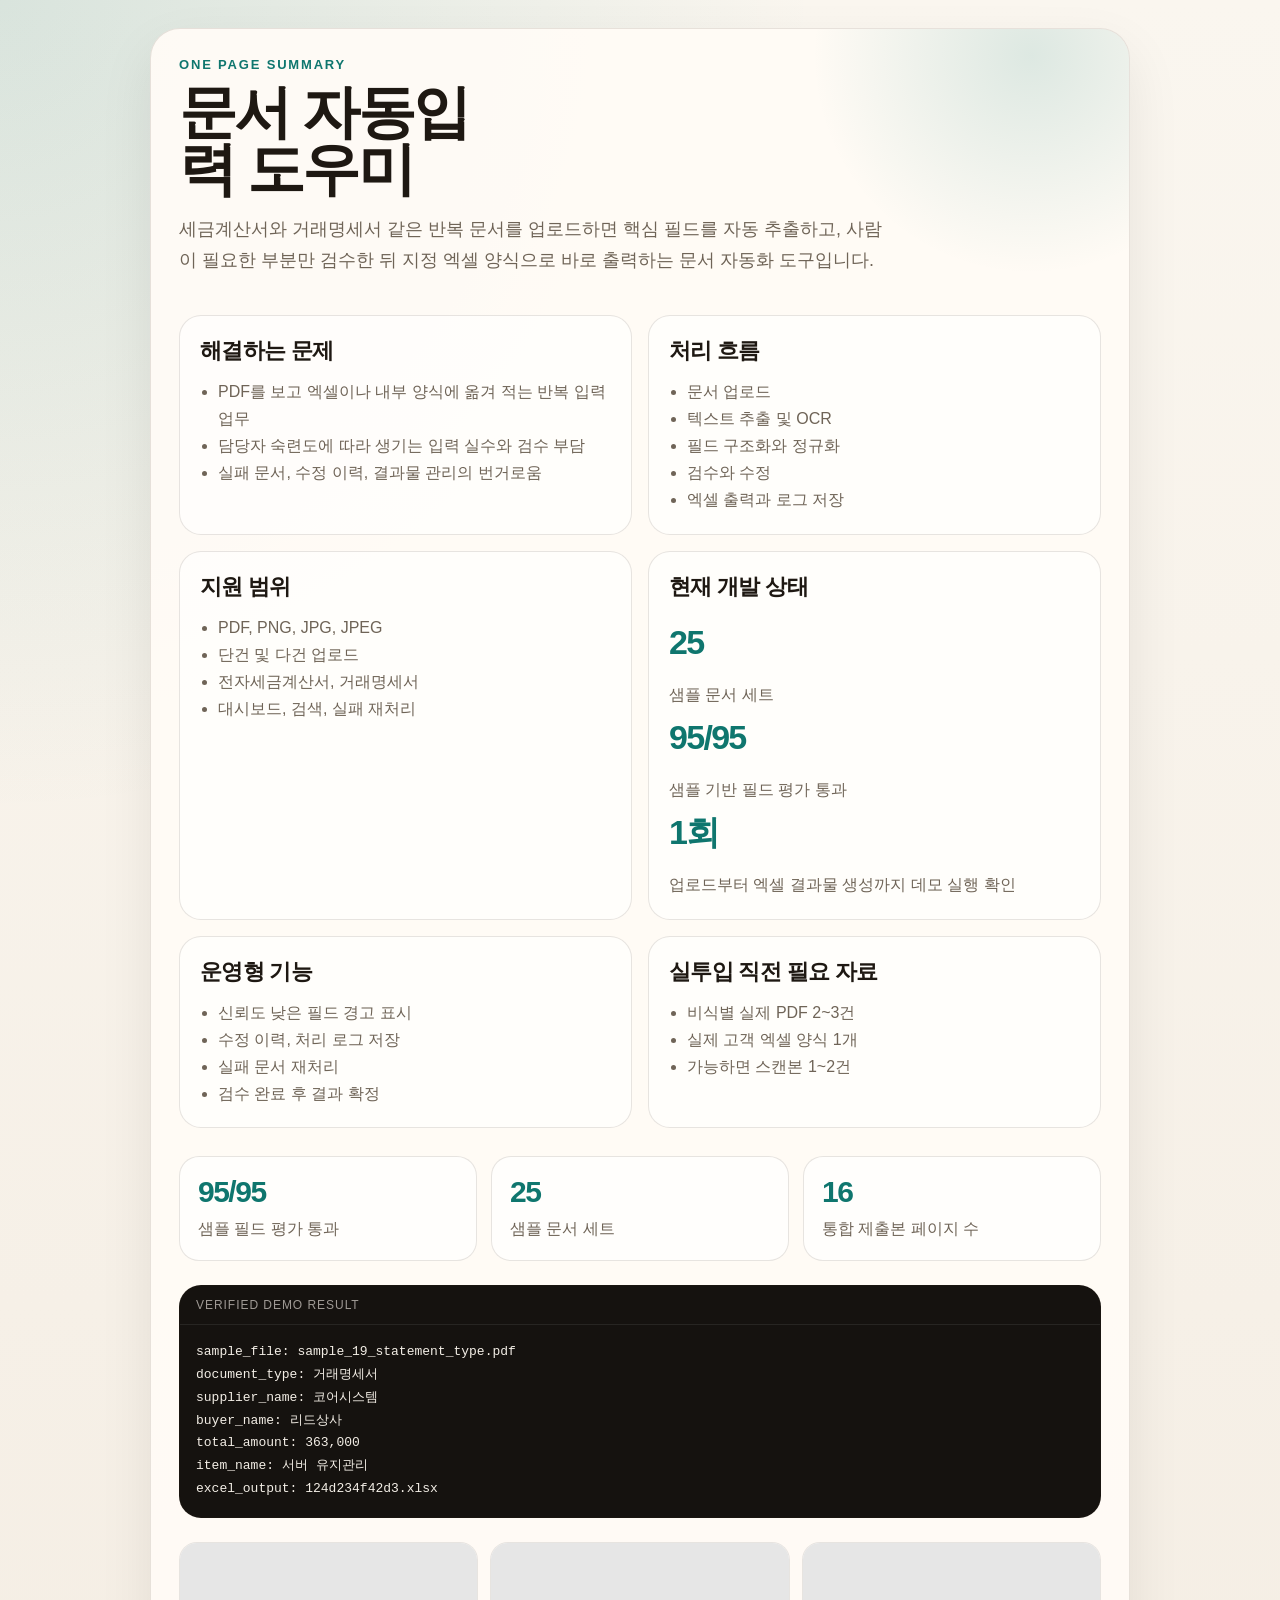
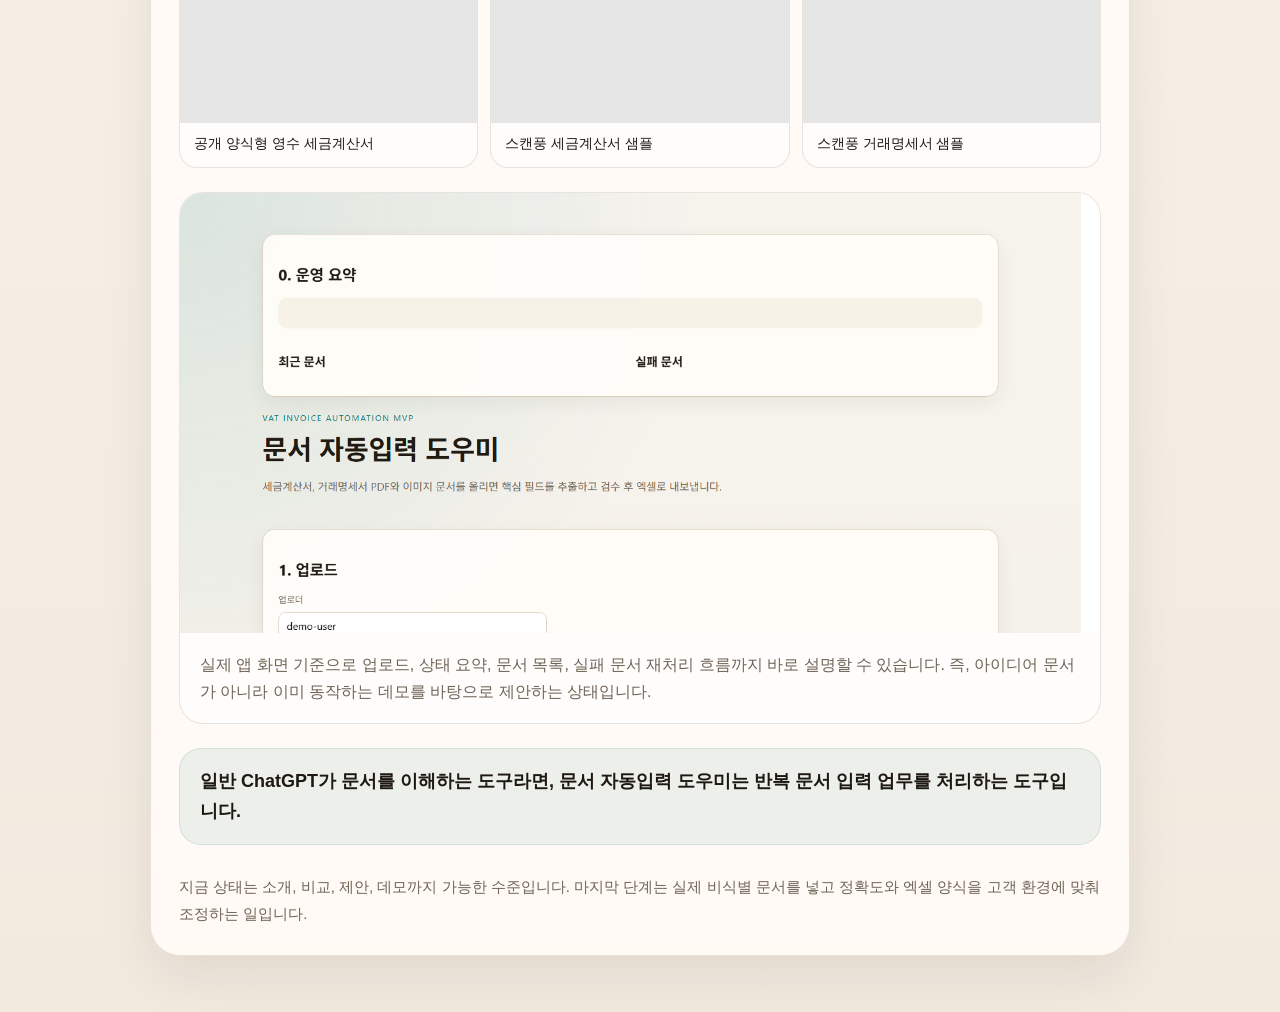
<file: marketing/onepage_summary.html>
<!DOCTYPE html>
<html lang="ko">
<head>
  <meta charset="UTF-8">
  <meta name="viewport" content="width=device-width, initial-scale=1.0">
  <title>문서 자동입력 도우미 1페이지 요약</title>
  <style>
    :root {
      --bg: #f2eadf;
      --surface: rgba(255, 251, 246, 0.94);
      --line: rgba(59, 44, 26, 0.12);
      --text: #1e1812;
      --muted: #6f6457;
      --accent: #0f766e;
      --accent-soft: rgba(15, 118, 110, 0.08);
      --shadow: 0 22px 54px rgba(30, 18, 10, 0.08);
    }

    * { box-sizing: border-box; }

    body {
      margin: 0;
      font-family: "Pretendard", "Segoe UI", sans-serif;
      color: var(--text);
      background:
        radial-gradient(circle at top left, rgba(15, 118, 110, 0.14), transparent 28%),
        linear-gradient(180deg, #faf6ef 0%, var(--bg) 100%);
    }

    .page {
      width: min(980px, calc(100% - 28px));
      margin: 0 auto;
      padding: 28px 0 56px;
    }

    .sheet {
      border: 1px solid var(--line);
      border-radius: 30px;
      background: var(--surface);
      box-shadow: var(--shadow);
      overflow: hidden;
    }

    .hero {
      padding: 28px 28px 18px;
      background:
        radial-gradient(circle at 90% 10%, rgba(15, 118, 110, 0.14), transparent 24%),
        linear-gradient(180deg, rgba(255, 255, 255, 0.04) 0%, transparent 100%);
    }

    .eyebrow {
      margin: 0 0 12px;
      color: var(--accent);
      font-size: 13px;
      font-weight: 800;
      letter-spacing: 0.14em;
      text-transform: uppercase;
    }

    h1, h2, h3, p { margin: 0; }

    h1 {
      font-size: clamp(36px, 6vw, 58px);
      line-height: 0.98;
      letter-spacing: -0.05em;
      max-width: 10ch;
    }

    .lead {
      margin-top: 16px;
      max-width: 720px;
      color: var(--muted);
      font-size: 18px;
      line-height: 1.75;
    }

    .grid {
      display: grid;
      grid-template-columns: repeat(2, minmax(0, 1fr));
      gap: 16px;
      padding: 20px 28px 28px;
    }

    .box {
      border: 1px solid var(--line);
      border-radius: 22px;
      background: rgba(255, 255, 255, 0.62);
      padding: 20px;
    }

    .box h3 {
      font-size: 22px;
      letter-spacing: -0.03em;
      margin-bottom: 12px;
    }

    .box p,
    .box li {
      color: var(--muted);
      line-height: 1.7;
    }

    ul {
      margin: 0;
      padding-left: 18px;
    }

    .number {
      display: inline-block;
      margin-bottom: 10px;
      font-size: 34px;
      color: var(--accent);
      letter-spacing: -0.05em;
      font-weight: 800;
    }

    .quote {
      margin: 0 28px 28px;
      padding: 18px 20px;
      border-radius: 22px;
      background: var(--accent-soft);
      border: 1px solid rgba(15, 118, 110, 0.12);
      font-size: 18px;
      font-weight: 800;
      line-height: 1.65;
    }

    .visual {
      margin: 0 28px 24px;
      border: 1px solid var(--line);
      border-radius: 24px;
      background: rgba(255, 255, 255, 0.62);
      overflow: hidden;
    }

    .visual img {
      width: 100%;
      display: block;
      object-fit: cover;
      object-position: top center;
      max-height: 440px;
    }

    .visual-copy {
      padding: 18px 20px;
      color: var(--muted);
      line-height: 1.7;
    }

    .result-strip {
      margin: 0 28px 24px;
      display: grid;
      grid-template-columns: repeat(3, minmax(0, 1fr));
      gap: 14px;
    }

    .result-box {
      border: 1px solid var(--line);
      border-radius: 20px;
      background: rgba(255, 255, 255, 0.68);
      padding: 18px;
    }

    .result-box strong {
      display: block;
      font-size: 30px;
      color: var(--accent);
      letter-spacing: -0.05em;
      margin-bottom: 6px;
    }

    .result-box span {
      color: var(--muted);
      line-height: 1.7;
    }

    .terminal-mini {
      margin: 0 28px 24px;
      border: 1px solid rgba(59, 44, 26, 0.12);
      border-radius: 22px;
      overflow: hidden;
      background: #15120f;
      color: #f3eee6;
    }

    .terminal-mini-head {
      padding: 12px 16px;
      border-bottom: 1px solid rgba(255, 255, 255, 0.08);
      font-size: 12px;
      letter-spacing: 0.08em;
      text-transform: uppercase;
      color: rgba(243, 238, 230, 0.62);
    }

    .terminal-mini-body {
      padding: 16px;
      font-family: "Consolas", "SFMono-Regular", monospace;
      font-size: 13px;
      line-height: 1.75;
      white-space: pre-wrap;
    }

    .sample-strip {
      margin: 0 28px 24px;
      display: grid;
      grid-template-columns: repeat(3, minmax(0, 1fr));
      gap: 12px;
    }

    .sample-box {
      border: 1px solid var(--line);
      border-radius: 18px;
      overflow: hidden;
      background: rgba(255, 255, 255, 0.66);
    }

    .sample-box img {
      width: 100%;
      height: 180px;
      object-fit: cover;
      object-position: top center;
      display: block;
    }

    .sample-box p {
      padding: 12px 14px 14px;
      font-size: 14px;
    }

    .foot {
      padding: 0 28px 28px;
      color: var(--muted);
      line-height: 1.8;
      font-size: 15px;
    }

    @media (max-width: 760px) {
      .grid {
        grid-template-columns: 1fr;
      }

      .hero,
      .grid,
      .foot {
        padding-left: 20px;
        padding-right: 20px;
      }

      .quote {
        margin-left: 20px;
        margin-right: 20px;
      }

      .visual {
        margin-left: 20px;
        margin-right: 20px;
      }

      .result-strip {
        grid-template-columns: 1fr;
        margin-left: 20px;
        margin-right: 20px;
      }

      .terminal-mini {
        margin-left: 20px;
        margin-right: 20px;
      }

      .sample-strip {
        grid-template-columns: 1fr;
        margin-left: 20px;
        margin-right: 20px;
      }
    }
  </style>
</head>
<body>
  <main class="page">
    <section class="sheet">
      <div class="hero">
        <p class="eyebrow">One Page Summary</p>
        <h1>문서 자동입력 도우미</h1>
        <p class="lead">
          세금계산서와 거래명세서 같은 반복 문서를 업로드하면 핵심 필드를 자동 추출하고,
          사람이 필요한 부분만 검수한 뒤 지정 엑셀 양식으로 바로 출력하는 문서 자동화 도구입니다.
        </p>
      </div>

      <div class="grid">
        <article class="box">
          <h3>해결하는 문제</h3>
          <ul>
            <li>PDF를 보고 엑셀이나 내부 양식에 옮겨 적는 반복 입력 업무</li>
            <li>담당자 숙련도에 따라 생기는 입력 실수와 검수 부담</li>
            <li>실패 문서, 수정 이력, 결과물 관리의 번거로움</li>
          </ul>
        </article>
        <article class="box">
          <h3>처리 흐름</h3>
          <ul>
            <li>문서 업로드</li>
            <li>텍스트 추출 및 OCR</li>
            <li>필드 구조화와 정규화</li>
            <li>검수와 수정</li>
            <li>엑셀 출력과 로그 저장</li>
          </ul>
        </article>
        <article class="box">
          <h3>지원 범위</h3>
          <ul>
            <li>PDF, PNG, JPG, JPEG</li>
            <li>단건 및 다건 업로드</li>
            <li>전자세금계산서, 거래명세서</li>
            <li>대시보드, 검색, 실패 재처리</li>
          </ul>
        </article>
        <article class="box">
          <h3>현재 개발 상태</h3>
          <p><span class="number">25</span><br>샘플 문서 세트</p>
          <p><span class="number">95/95</span><br>샘플 기반 필드 평가 통과</p>
          <p><span class="number">1회</span><br>업로드부터 엑셀 결과물 생성까지 데모 실행 확인</p>
        </article>
        <article class="box">
          <h3>운영형 기능</h3>
          <ul>
            <li>신뢰도 낮은 필드 경고 표시</li>
            <li>수정 이력, 처리 로그 저장</li>
            <li>실패 문서 재처리</li>
            <li>검수 완료 후 결과 확정</li>
          </ul>
        </article>
        <article class="box">
          <h3>실투입 직전 필요 자료</h3>
          <ul>
            <li>비식별 실제 PDF 2~3건</li>
            <li>실제 고객 엑셀 양식 1개</li>
            <li>가능하면 스캔본 1~2건</li>
          </ul>
        </article>
      </div>

      <div class="result-strip">
        <article class="result-box">
          <strong>95/95</strong>
          <span>샘플 필드 평가 통과</span>
        </article>
        <article class="result-box">
          <strong>25</strong>
          <span>샘플 문서 세트</span>
        </article>
        <article class="result-box">
          <strong>16</strong>
          <span>통합 제출본 페이지 수</span>
        </article>
      </div>

      <div class="terminal-mini">
        <div class="terminal-mini-head">verified demo result</div>
        <div class="terminal-mini-body">sample_file: sample_19_statement_type.pdf
document_type: 거래명세서
supplier_name: 코어시스템
buyer_name: 리드상사
total_amount: 363,000
item_name: 서버 유지관리
excel_output: 124d234f42d3.xlsx</div>
      </div>

      <div class="sample-strip">
        <article class="sample-box">
          <img src="assets/sample_20_preview.png" alt="공개 양식형 세금계산서 샘플">
          <p>공개 양식형 영수 세금계산서</p>
        </article>
        <article class="sample-box">
          <img src="assets/sample_24_preview.png" alt="스캔풍 세금계산서 샘플">
          <p>스캔풍 세금계산서 샘플</p>
        </article>
        <article class="sample-box">
          <img src="assets/sample_25_preview.png" alt="스캔풍 거래명세서 샘플">
          <p>스캔풍 거래명세서 샘플</p>
        </article>
      </div>

      <div class="visual">
        <img src="assets/app_home.png" alt="문서 자동입력 도우미 실제 앱 화면">
        <div class="visual-copy">
          실제 앱 화면 기준으로 업로드, 상태 요약, 문서 목록, 실패 문서 재처리 흐름까지 바로 설명할 수 있습니다.
          즉, 아이디어 문서가 아니라 이미 동작하는 데모를 바탕으로 제안하는 상태입니다.
        </div>
      </div>

      <div class="quote">
        일반 ChatGPT가 문서를 이해하는 도구라면, 문서 자동입력 도우미는 반복 문서 입력 업무를 처리하는 도구입니다.
      </div>

      <div class="foot">
        지금 상태는 소개, 비교, 제안, 데모까지 가능한 수준입니다.
        마지막 단계는 실제 비식별 문서를 넣고 정확도와 엑셀 양식을 고객 환경에 맞춰 조정하는 일입니다.
      </div>
    </section>
  </main>
</body>
</html>
</file>
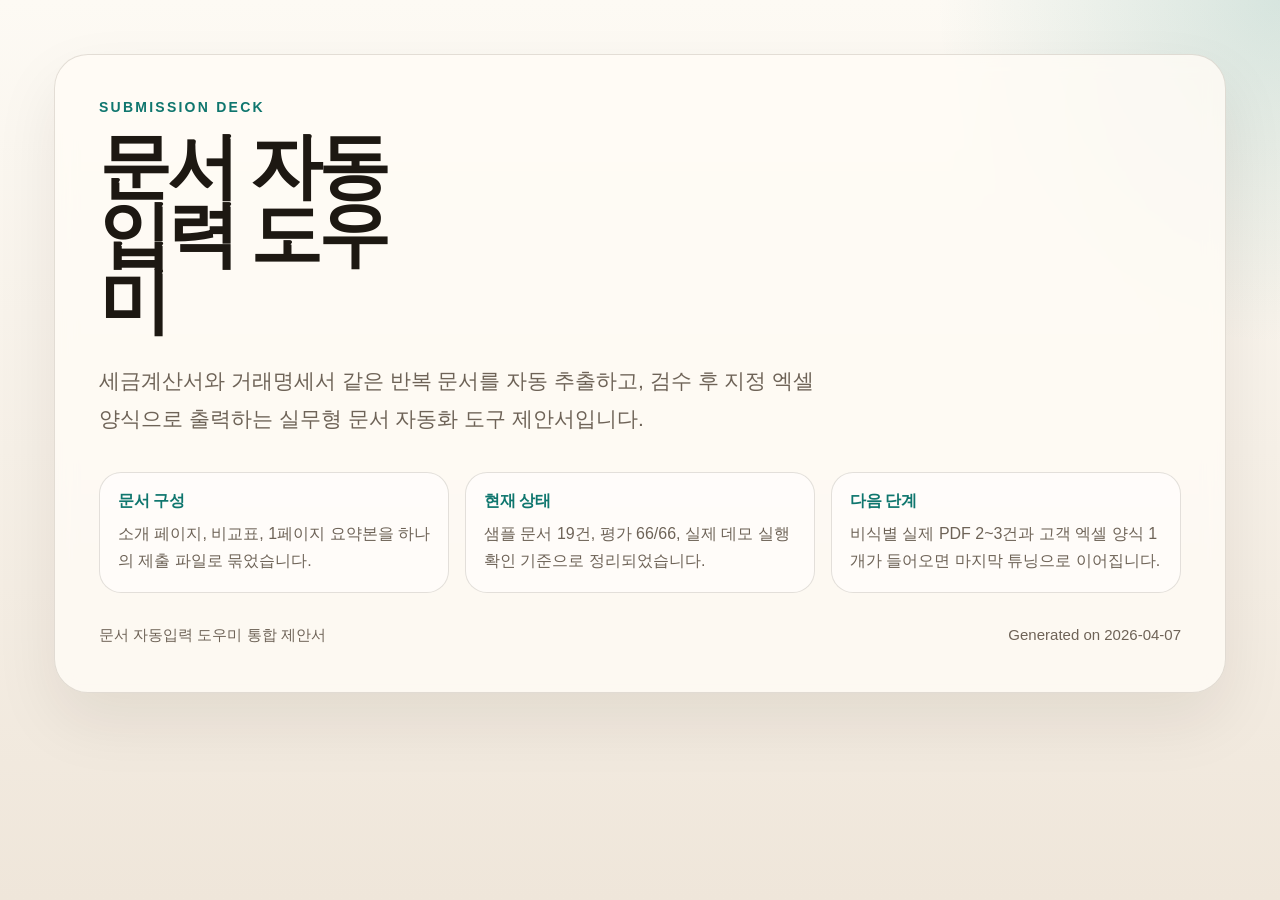
<file: marketing/submission_cover.html>
<!DOCTYPE html>
<html lang="ko">
<head>
  <meta charset="UTF-8">
  <meta name="viewport" content="width=device-width, initial-scale=1.0">
  <title>문서 자동입력 도우미 통합 제안서</title>
  <style>
    :root {
      --ink: #1d1812;
      --muted: #6e6357;
      --accent: #0f766e;
      --paper: #fbf7f0;
      --line: rgba(59, 44, 26, 0.14);
    }

    * { box-sizing: border-box; }

    html, body {
      margin: 0;
      width: 100%;
      min-height: 100%;
      font-family: "Pretendard", "Segoe UI", sans-serif;
      color: var(--ink);
      background:
        radial-gradient(circle at top right, rgba(15, 118, 110, 0.16), transparent 22%),
        linear-gradient(180deg, #fdfaf4 0%, #efe6da 100%);
    }

    .page {
      min-height: 100vh;
      padding: 54px;
      display: flex;
      flex-direction: column;
      justify-content: space-between;
    }

    .frame {
      border: 1px solid var(--line);
      border-radius: 34px;
      background: rgba(255, 252, 246, 0.82);
      padding: 44px;
      box-shadow: 0 28px 64px rgba(32, 20, 10, 0.08);
      backdrop-filter: blur(10px);
    }

    .eyebrow {
      margin: 0 0 18px;
      color: var(--accent);
      font-size: 14px;
      font-weight: 800;
      letter-spacing: 0.16em;
      text-transform: uppercase;
    }

    h1, h2, p { margin: 0; }

    h1 {
      font-size: 72px;
      line-height: 0.94;
      letter-spacing: -0.06em;
      max-width: 8ch;
    }

    .lead {
      margin-top: 26px;
      max-width: 720px;
      font-size: 21px;
      line-height: 1.8;
      color: var(--muted);
    }

    .meta {
      display: grid;
      grid-template-columns: repeat(3, minmax(0, 1fr));
      gap: 16px;
      margin-top: 34px;
    }

    .meta-box {
      border: 1px solid var(--line);
      border-radius: 22px;
      padding: 18px;
      background: rgba(255, 255, 255, 0.6);
    }

    .meta-box strong {
      display: block;
      margin-bottom: 8px;
      color: var(--accent);
      letter-spacing: -0.02em;
    }

    .meta-box span {
      color: var(--muted);
      line-height: 1.7;
    }

    .footer {
      display: flex;
      justify-content: space-between;
      align-items: end;
      gap: 20px;
      margin-top: 28px;
      color: var(--muted);
      font-size: 15px;
      line-height: 1.8;
    }
  </style>
</head>
<body>
  <main class="page">
    <section class="frame">
      <p class="eyebrow">Submission Deck</p>
      <h1>문서 자동입력 도우미</h1>
      <p class="lead">세금계산서와 거래명세서 같은 반복 문서를 자동 추출하고, 검수 후 지정 엑셀 양식으로 출력하는 실무형 문서 자동화 도구 제안서입니다.</p>

      <div class="meta">
        <article class="meta-box">
          <strong>문서 구성</strong>
          <span>소개 페이지, 비교표, 1페이지 요약본을 하나의 제출 파일로 묶었습니다.</span>
        </article>
        <article class="meta-box">
          <strong>현재 상태</strong>
          <span>샘플 문서 19건, 평가 66/66, 실제 데모 실행 확인 기준으로 정리되었습니다.</span>
        </article>
        <article class="meta-box">
          <strong>다음 단계</strong>
          <span>비식별 실제 PDF 2~3건과 고객 엑셀 양식 1개가 들어오면 마지막 튜닝으로 이어집니다.</span>
        </article>
      </div>

      <div class="footer">
        <div>문서 자동입력 도우미 통합 제안서</div>
        <div>Generated on 2026-04-07</div>
      </div>
    </section>
  </main>
</body>
</html>
</file>
